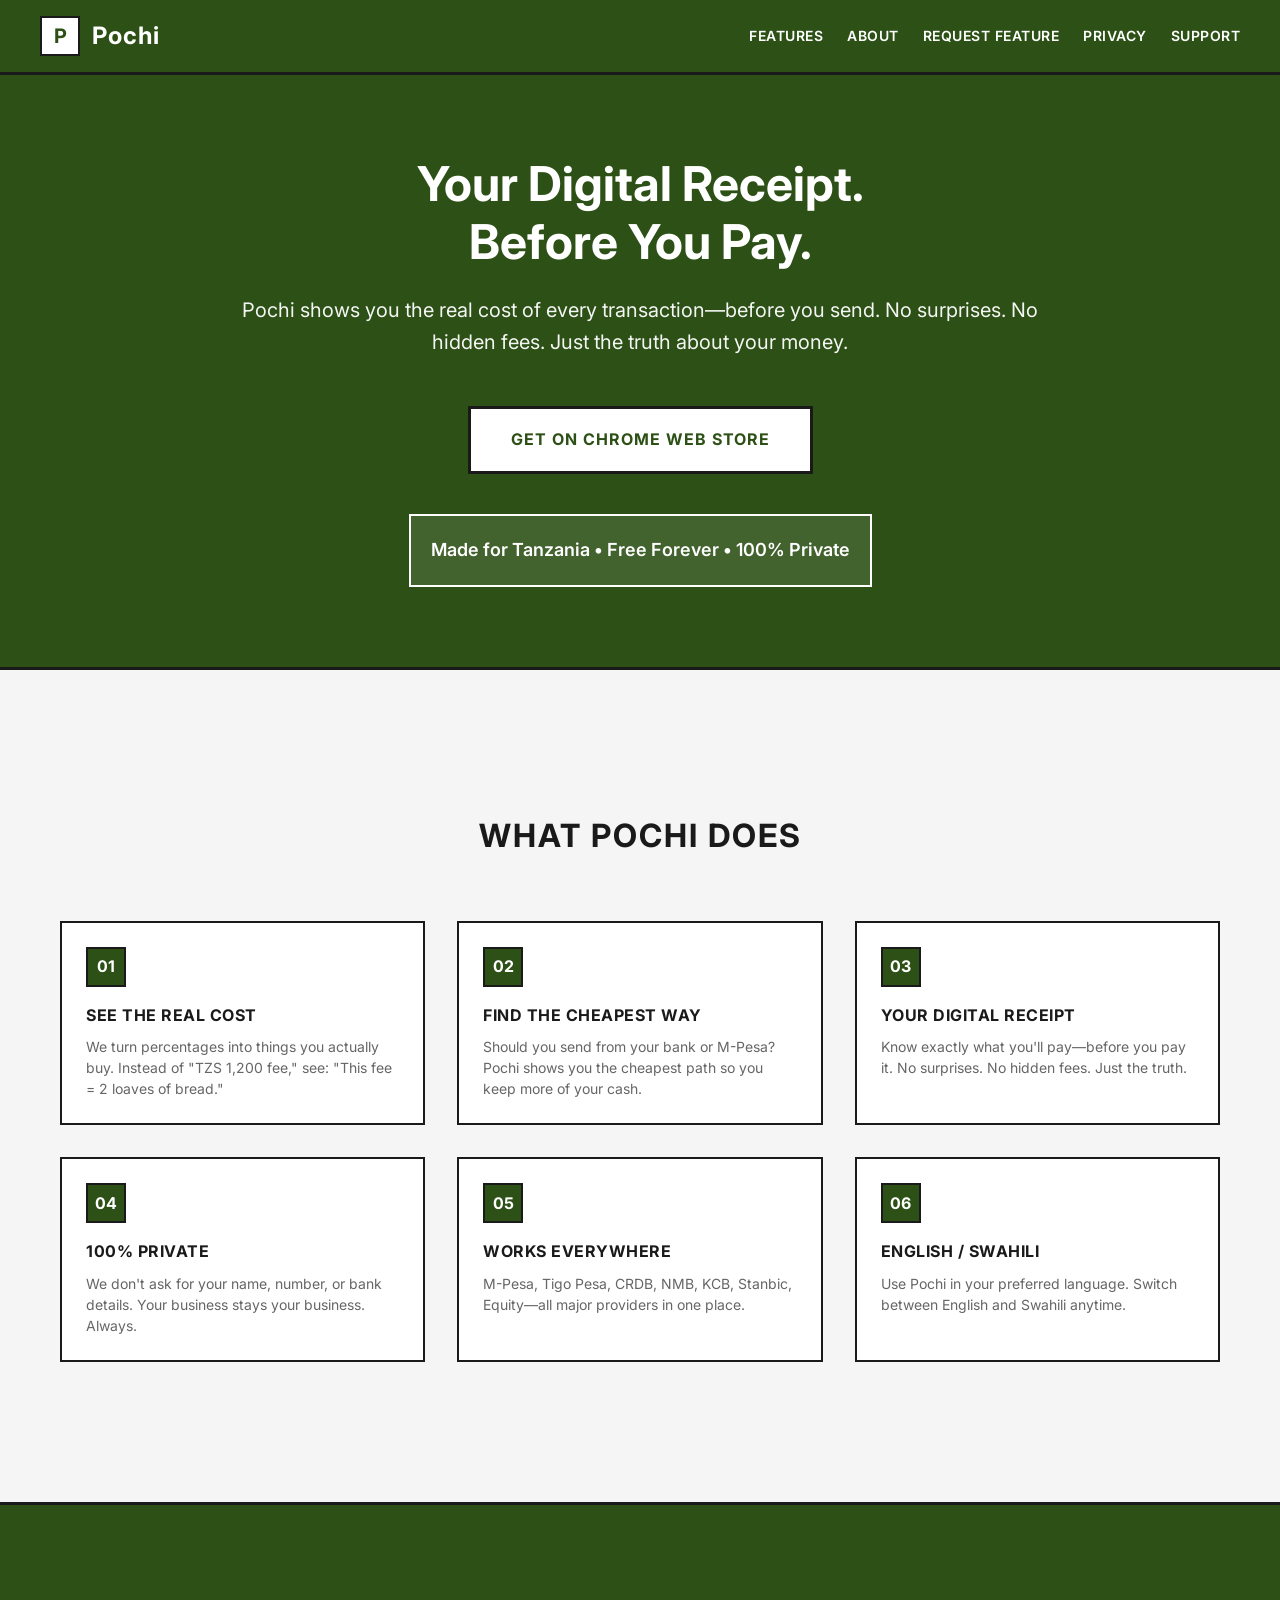
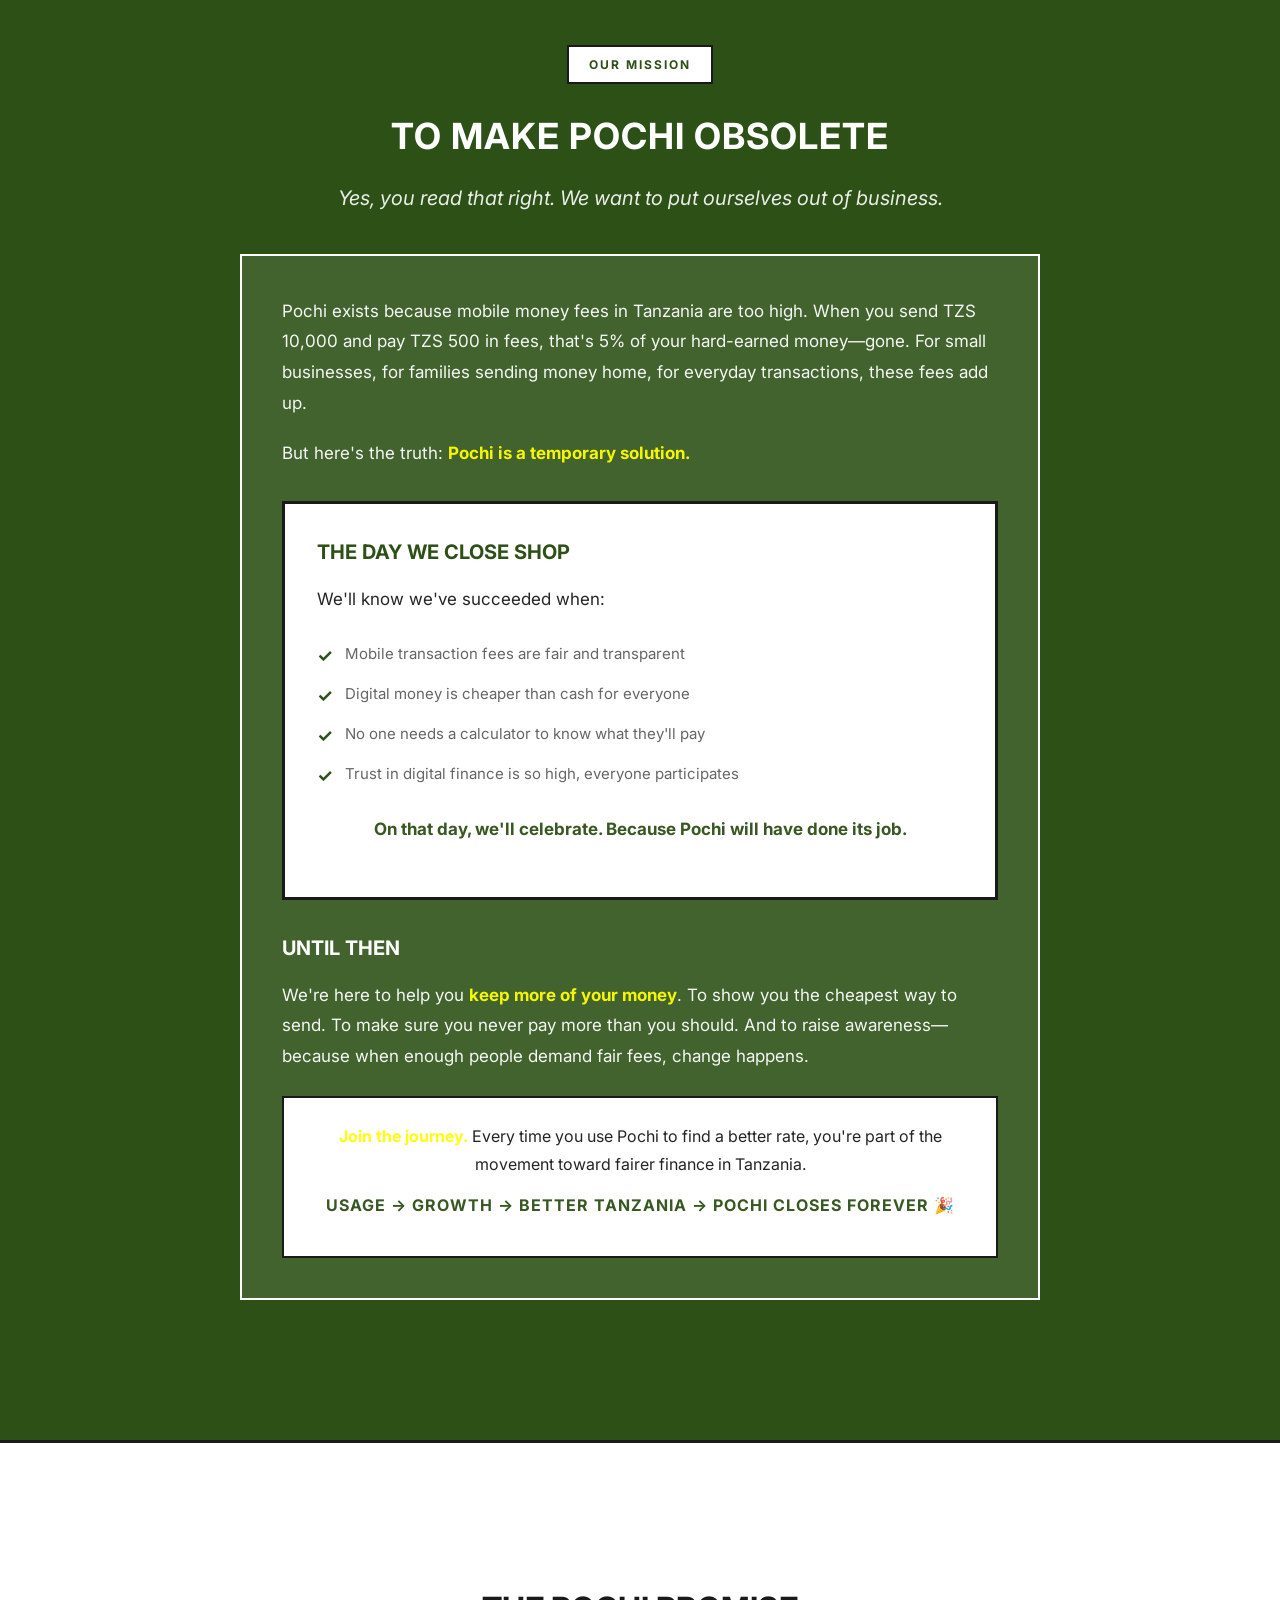
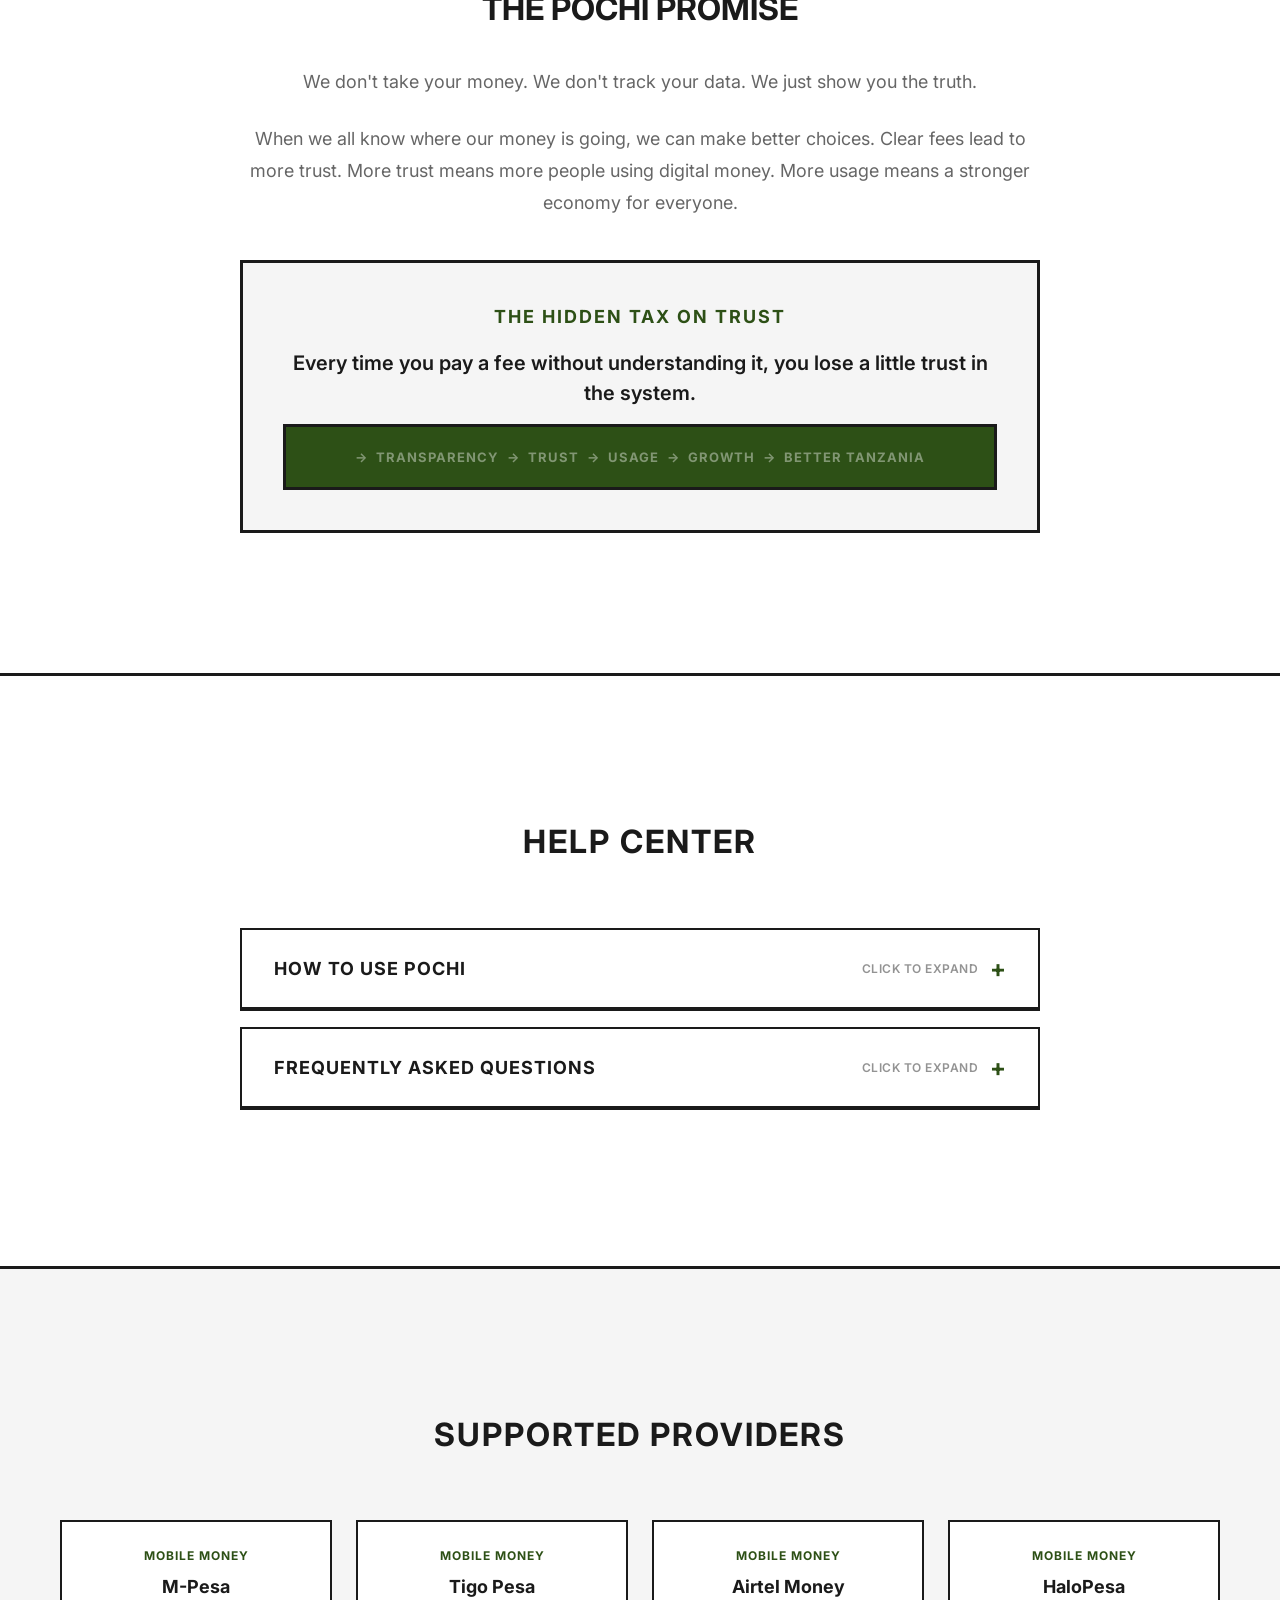
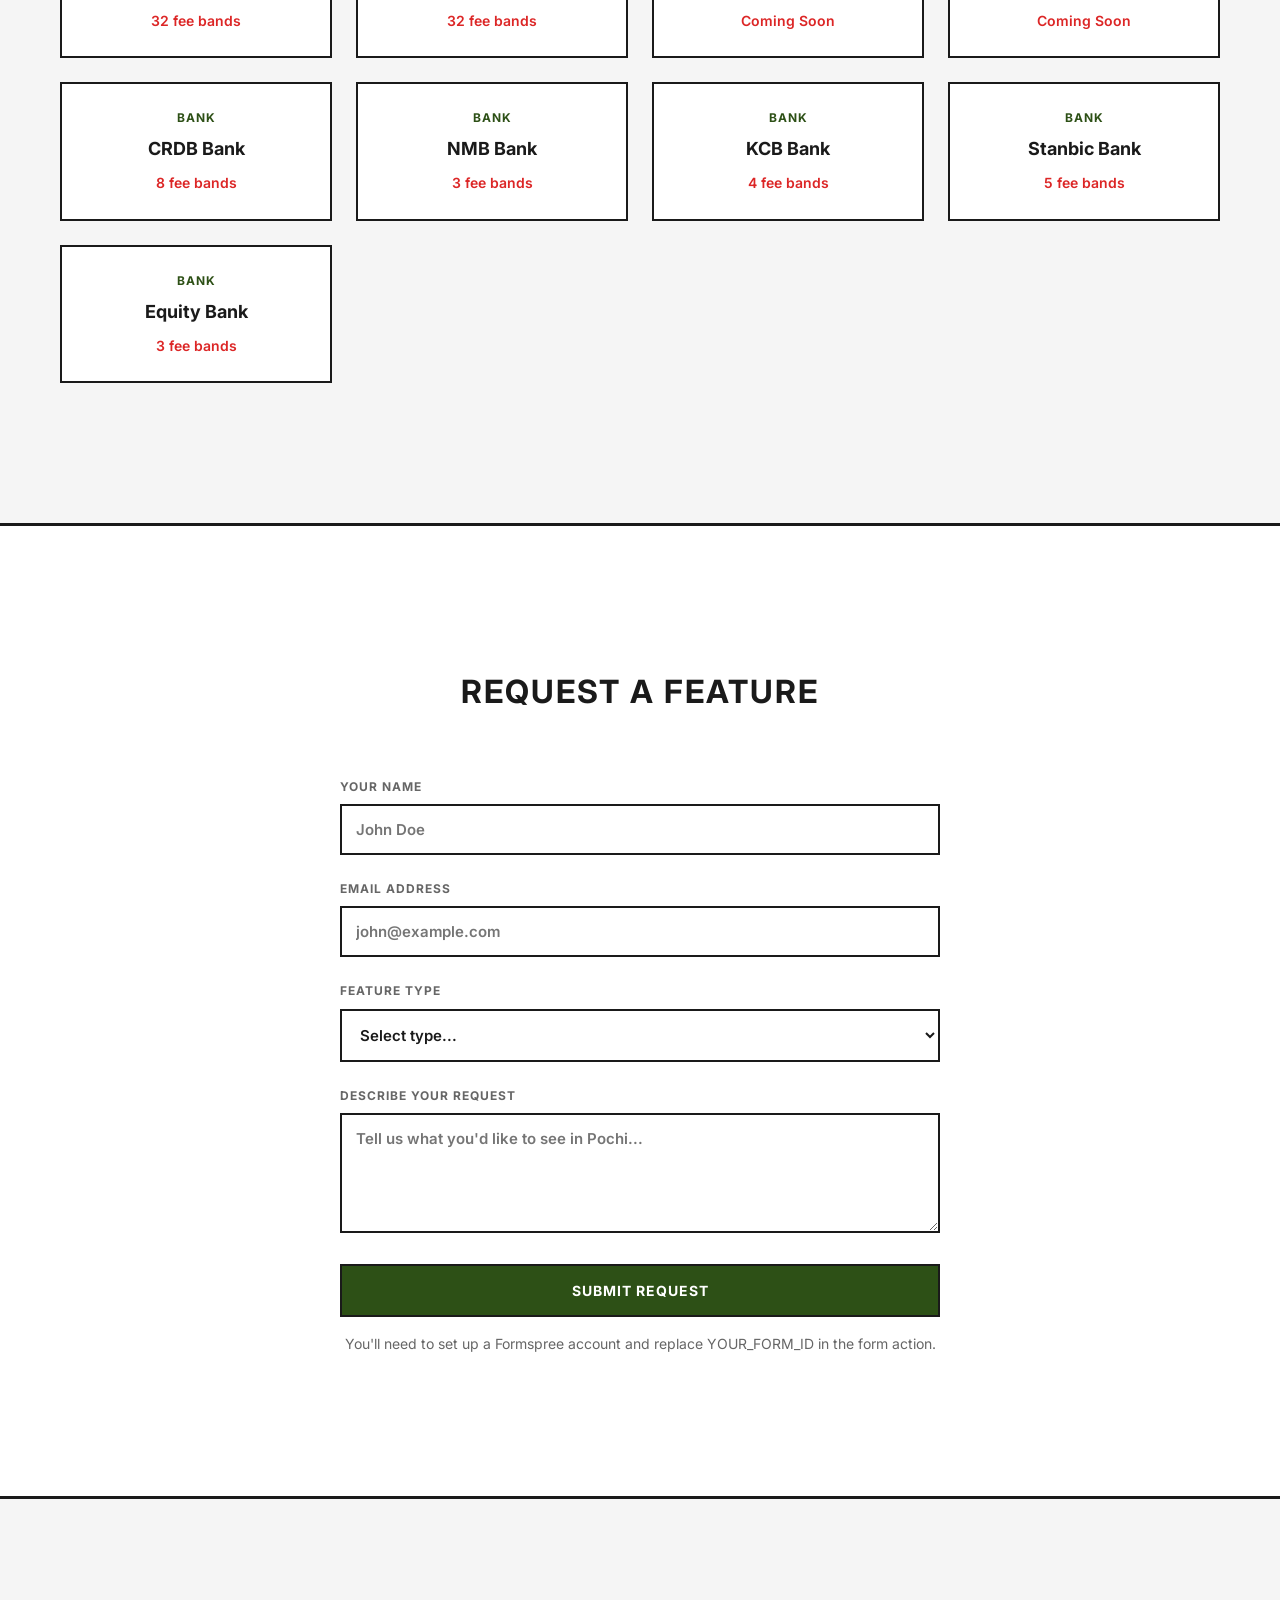
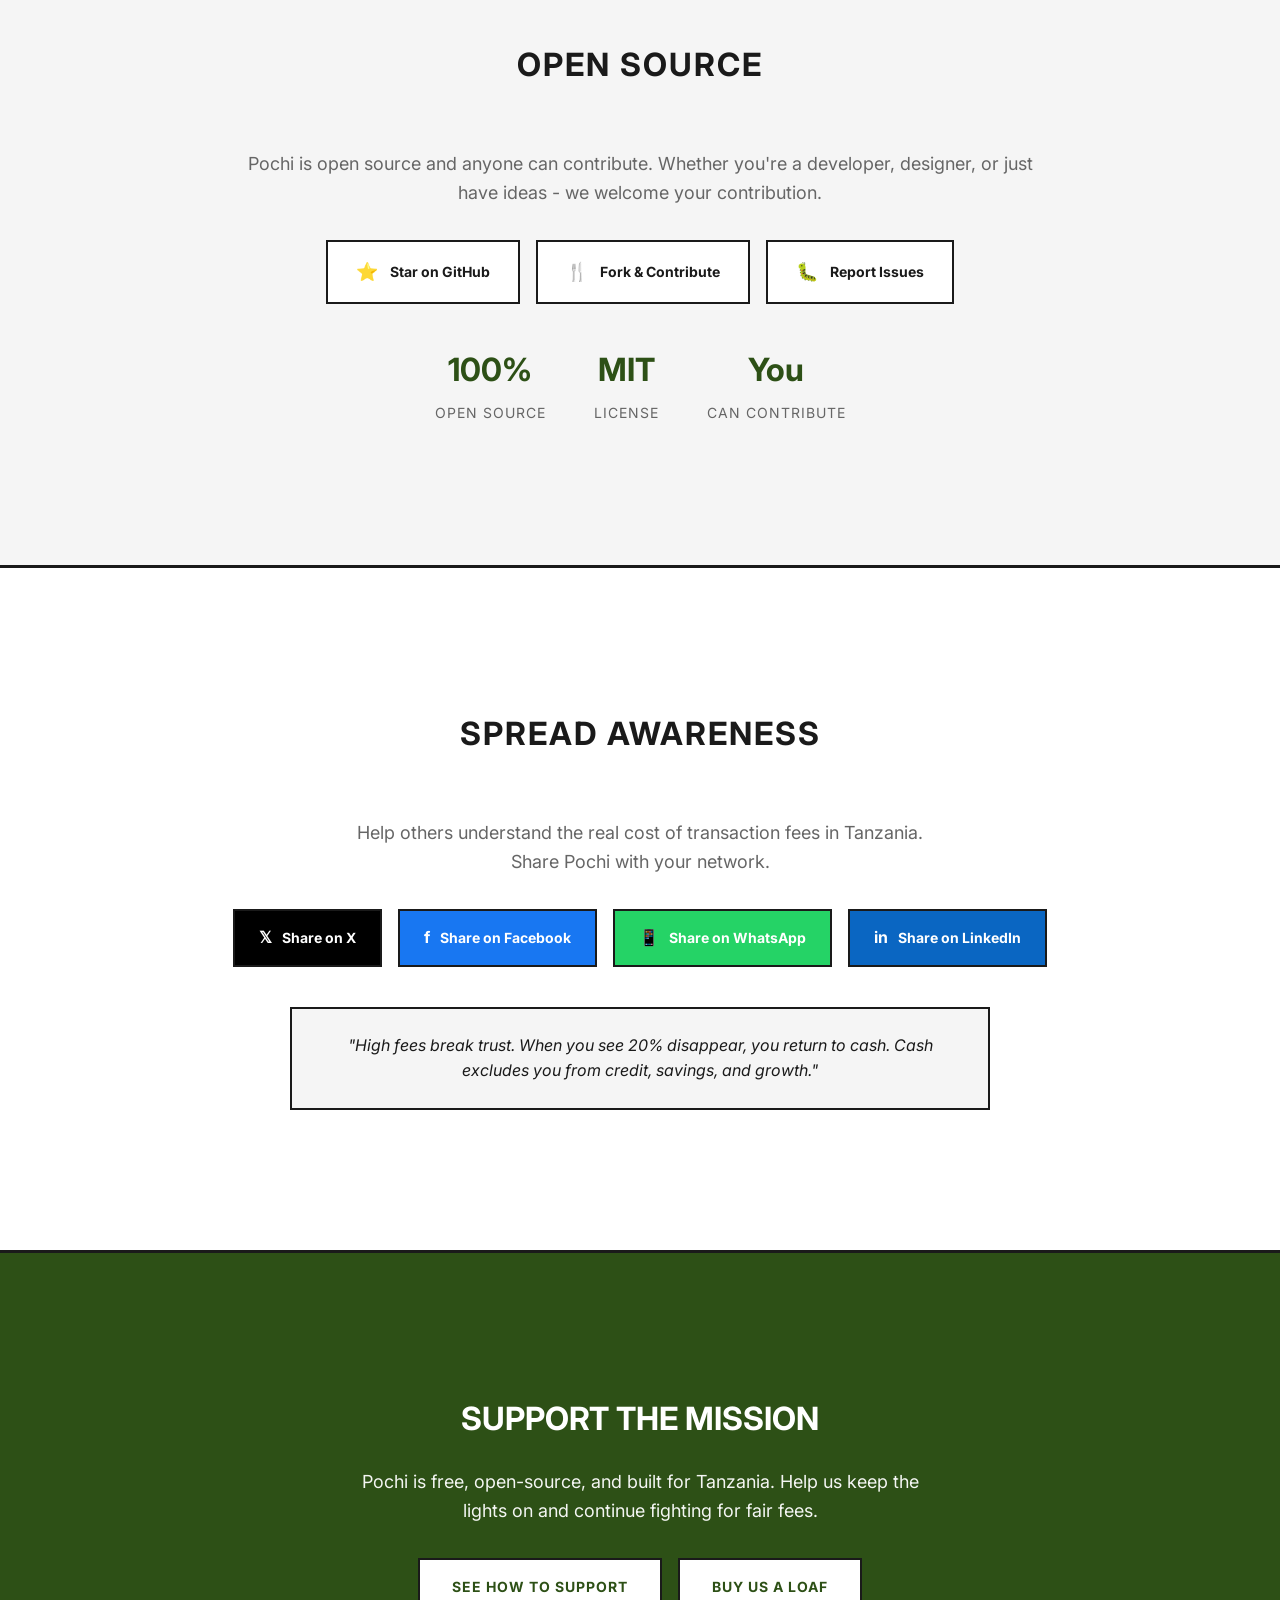
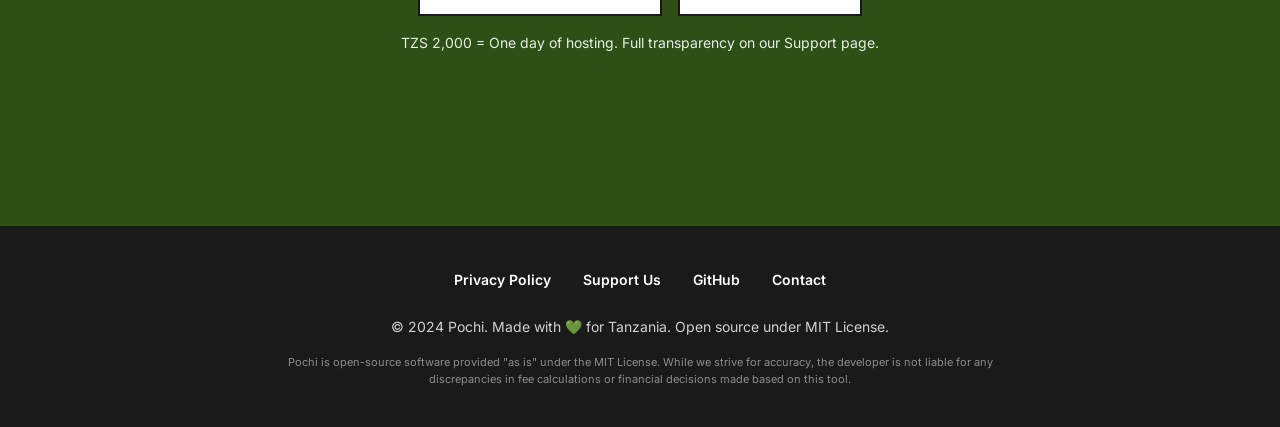
<file: website/index.html>
<!DOCTYPE html>
<html lang="en">
<head>
  <meta charset="UTF-8">
  <meta name="viewport" content="width=device-width, initial-scale=1.0">
  <title>Pochi - Tanzania Mobile Money Fee Calculator</title>
  <link href="https://fonts.googleapis.com/css2?family=Inter:wght@400;500;600;700&display=swap" rel="stylesheet">
  <link rel="stylesheet" href="styles.css">
</head>
<body>
  <!-- Header -->
  <header class="header">
    <div class="header-content">
      <div class="brand">
        <div class="brand-icon">P</div>
        <div class="brand-name">Pochi</div>
      </div>
      <nav class="nav-links">
        <a href="#features">Features</a>
        <a href="#about">About</a>
        <a href="#request">Request Feature</a>
        <a href="privacy.html">Privacy</a>
        <a href="#support">Support</a>
      </nav>
    </div>
  </header>

  <!-- Hero Section -->
  <section class="hero">
    <div class="hero-content">
      <h1>Your Digital Receipt.<br>Before You Pay.</h1>
      <p>Pochi shows you the real cost of every transaction—before you send. No surprises. No hidden fees. Just the truth about your money.</p>
      <div>
        <a href="#" class="cta-button">Get on Chrome Web Store</a>
      </div>
      <div class="hero-tagline">
        Made for Tanzania • Free Forever • 100% Private
      </div>
    </div>
  </section>

  <!-- Features Section -->
  <section class="features" id="features">
    <div class="container">
      <h2 class="section-title">What Pochi Does</h2>
      <div class="features-grid">
        <div class="feature-card">
          <div class="feature-number">01</div>
          <h3>See the Real Cost</h3>
          <p>We turn percentages into things you actually buy. Instead of "TZS 1,200 fee," see: "This fee = 2 loaves of bread."</p>
        </div>
        <div class="feature-card">
          <div class="feature-number">02</div>
          <h3>Find the Cheapest Way</h3>
          <p>Should you send from your bank or M-Pesa? Pochi shows you the cheapest path so you keep more of your cash.</p>
        </div>
        <div class="feature-card">
          <div class="feature-number">03</div>
          <h3>Your Digital Receipt</h3>
          <p>Know exactly what you'll pay—before you pay it. No surprises. No hidden fees. Just the truth.</p>
        </div>
        <div class="feature-card">
          <div class="feature-number">04</div>
          <h3>100% Private</h3>
          <p>We don't ask for your name, number, or bank details. Your business stays your business. Always.</p>
        </div>
        <div class="feature-card">
          <div class="feature-number">05</div>
          <h3>Works Everywhere</h3>
          <p>M-Pesa, Tigo Pesa, CRDB, NMB, KCB, Stanbic, Equity—all major providers in one place.</p>
        </div>
        <div class="feature-card">
          <div class="feature-number">06</div>
          <h3>English / Swahili</h3>
          <p>Use Pochi in your preferred language. Switch between English and Swahili anytime.</p>
        </div>
      </div>
    </div>
  </section>

  <!-- Our Mission Section -->
  <section class="mission" id="mission">
    <div class="container">
      <div class="mission-content">
        <div class="mission-badge">Our Mission</div>
        <h2>To Make Pochi Obsolete</h2>
        <p class="mission-lead">Yes, you read that right. We want to put ourselves out of business.</p>
        
        <div class="mission-story">
          <p>Pochi exists because mobile money fees in Tanzania are too high. When you send TZS 10,000 and pay TZS 500 in fees, that's 5% of your hard-earned money—gone. For small businesses, for families sending money home, for everyday transactions, these fees add up.</p>
          
          <p>But here's the truth: <strong>Pochi is a temporary solution.</strong></p>
          
          <div class="mission-vision">
            <h3>The Day We Close Shop</h3>
            <p>We'll know we've succeeded when:</p>
            <ul>
              <li>Mobile transaction fees are fair and transparent</li>
              <li>Digital money is cheaper than cash for everyone</li>
              <li>No one needs a calculator to know what they'll pay</li>
              <li>Trust in digital finance is so high, everyone participates</li>
            </ul>
            <p class="mission-celebration">On that day, we'll celebrate. Because Pochi will have done its job.</p>
          </div>
          
          <div class="mission-now">
            <h3>Until Then</h3>
            <p>We're here to help you <strong>keep more of your money</strong>. To show you the cheapest way to send. To make sure you never pay more than you should. And to raise awareness—because when enough people demand fair fees, change happens.</p>
            
            <div class="mission-join">
              <p><strong>Join the journey.</strong> Every time you use Pochi to find a better rate, you're part of the movement toward fairer finance in Tanzania.</p>
              <p class="mission-signoff">Usage → Growth → Better Tanzania → Pochi Closes Forever 🎉</p>
            </div>
          </div>
        </div>
      </div>
    </div>
  </section>

  <!-- About Section -->
  <section class="about" id="about">
    <div class="container">
      <div class="about-content">
        <h2>The Pochi Promise</h2>
        <p>We don't take your money. We don't track your data. We just show you the truth.</p>
        <p>When we all know where our money is going, we can make better choices. Clear fees lead to more trust. More trust means more people using digital money. More usage means a stronger economy for everyone.</p>
        
        <div class="trust-tax-box">
          <div class="trust-tax-title">The Hidden Tax on Trust</div>
          <div class="trust-tax-text">Every time you pay a fee without understanding it, you lose a little trust in the system.</div>
          <div class="virtuous-cycle">
            <span class="vc-arrow">→</span>
            <span class="vc-word">Transparency</span>
            <span class="vc-arrow">→</span>
            <span class="vc-word">Trust</span>
            <span class="vc-arrow">→</span>
            <span class="vc-word">Usage</span>
            <span class="vc-arrow">→</span>
            <span class="vc-word">Growth</span>
            <span class="vc-arrow">→</span>
            <span class="vc-word">Better Tanzania</span>
          </div>
        </div>
      </div>
    </div>
  </section>

  <!-- How to Use & FAQ Section -->
  <section class="how-to-use" id="how-to-use">
    <div class="container">
      <h2 class="section-title">Help Center</h2>
      
      <!-- How to Use Accordion -->
      <div class="accordion">
        <button class="accordion-header" aria-expanded="false">
          <span class="accordion-title">How to Use Pochi</span>
          <span class="accordion-icon">+</span>
        </button>
        <div class="accordion-panel">
          <div class="simple-steps">
            <div class="simple-step">
              <span class="simple-number">1</span>
              <p><strong>Install</strong> — <a href="#" class="simple-link">Add Pochi to Chrome from the Web Store</a> (30 seconds)</p>
            </div>
            <div class="simple-step">
              <span class="simple-number">2</span>
              <p><strong>Click</strong> — Tap the green "P" icon when you want to send money</p>
            </div>
            <div class="simple-step">
              <span class="simple-number">3</span>
              <p><strong>Pick Provider</strong> — Choose M-Pesa, Tigo Pesa, or your bank</p>
            </div>
            <div class="simple-step">
              <span class="simple-number">4</span>
              <p><strong>Select Type</strong> — Send, Pay Bill, or Withdraw</p>
            </div>
            <div class="simple-step">
              <span class="simple-number">5</span>
              <p><strong>Enter Amount</strong> — Type or use quick buttons (5K, 10K, 50K, 100K)</p>
            </div>
            <div class="simple-step highlight">
              <span class="simple-number">6</span>
              <p><strong>See the Fee</strong> — View cost in red, compare cheaper options, and decide wisely</p>
            </div>
          </div>
          
          <div class="simple-tips">
            <h4>Quick Tips</h4>
            <p>• Compare bank vs mobile to find the cheapest option</p>
            <p>• Click EN/SW to switch languages</p>
            <p>• Enable dark mode in settings for night use</p>
            <p>• Set auto-delete for privacy (24h, 7d, or 30d)</p>
          </div>
        </div>
      </div>

      <!-- FAQ Accordion -->
      <div class="accordion">
        <button class="accordion-header" aria-expanded="false">
          <span class="accordion-title">Frequently Asked Questions</span>
          <span class="accordion-icon">+</span>
        </button>
        <div class="accordion-panel">
          <div class="faq-list">
            <div class="faq-item">
              <h4>Is Pochi free to use?</h4>
              <p>Yes, Pochi is 100% free. We don't charge anything, we don't show ads, and we don't ask for payments. It's a community project for Tanzania.</p>
            </div>
            
            <div class="faq-item">
              <h4>Is my data safe with Pochi?</h4>
              <p>Absolutely. Pochi is 100% private. All calculations happen on your device. We don't collect your name, phone number, or any personal information. Your calculation history is stored only on your computer.</p>
            </div>
            
            <div class="faq-item">
              <h4>Do I need to create an account?</h4>
              <p>No. Pochi works immediately after installation. No login, no registration, no phone number required. Just install and start calculating.</p>
            </div>
            
            <div class="faq-item">
              <h4>How accurate are the fees?</h4>
              <p>We update our fee data regularly from official provider sources. However, fees can change, so always double-check with your provider before sending large amounts.</p>
            </div>
            
            <div class="faq-item">
              <h4>Can I use Pochi on my phone?</h4>
              <p>Pochi is a browser extension for Chrome on desktop. For mobile, we recommend bookmarking our website (pochi.tz) to quickly check fees on your phone's browser.</p>
            </div>
            
            <div class="faq-item">
              <h4>Which providers are supported?</h4>
              <p>Currently: M-Pesa, Tigo Pesa, CRDB Bank, NMB Bank, KCB Bank, Stanbic Bank, and Equity Bank. We're adding Airtel Money and HaloPesa soon.</p>
            </div>
            
            <div class="faq-item">
              <h4>Can I suggest a new feature?</h4>
              <p>Yes! Scroll down to the "Request a Feature" section and fill out the form. We read every suggestion and prioritize based on community needs.</p>
            </div>
            
            <div class="faq-item">
              <h4>Is Pochi open source?</h4>
              <p>Yes! Pochi is open source under the MIT License. Anyone can view the code, suggest improvements, or contribute. Visit our GitHub repository to learn more.</p>
            </div>
          </div>
        </div>
      </div>
    </div>
  </section>

  <!-- Providers Section -->
  <section class="providers">
    <div class="container">
      <h2 class="section-title">Supported Providers</h2>
      <div class="providers-grid">
        <div class="provider-card">
          <div class="provider-type">Mobile Money</div>
          <div class="provider-name">M-Pesa</div>
          <div class="provider-fee">32 fee bands</div>
        </div>
        <div class="provider-card">
          <div class="provider-type">Mobile Money</div>
          <div class="provider-name">Tigo Pesa</div>
          <div class="provider-fee">32 fee bands</div>
        </div>
        <div class="provider-card">
          <div class="provider-type">Mobile Money</div>
          <div class="provider-name">Airtel Money</div>
          <div class="provider-fee">Coming Soon</div>
        </div>
        <div class="provider-card">
          <div class="provider-type">Mobile Money</div>
          <div class="provider-name">HaloPesa</div>
          <div class="provider-fee">Coming Soon</div>
        </div>
        <div class="provider-card">
          <div class="provider-type">Bank</div>
          <div class="provider-name">CRDB Bank</div>
          <div class="provider-fee">8 fee bands</div>
        </div>
        <div class="provider-card">
          <div class="provider-type">Bank</div>
          <div class="provider-name">NMB Bank</div>
          <div class="provider-fee">3 fee bands</div>
        </div>
        <div class="provider-card">
          <div class="provider-type">Bank</div>
          <div class="provider-name">KCB Bank</div>
          <div class="provider-fee">4 fee bands</div>
        </div>
        <div class="provider-card">
          <div class="provider-type">Bank</div>
          <div class="provider-name">Stanbic Bank</div>
          <div class="provider-fee">5 fee bands</div>
        </div>
        <div class="provider-card">
          <div class="provider-type">Bank</div>
          <div class="provider-name">Equity Bank</div>
          <div class="provider-fee">3 fee bands</div>
        </div>
      </div>
    </div>
  </section>

  <!-- Feature Request Section -->
  <section class="feature-request" id="request">
    <div class="container">
      <h2 class="section-title">Request a Feature</h2>
      <div class="form-container">
        <form action="https://formspree.io/f/YOUR_FORM_ID" method="POST">
          <div class="form-group">
            <label for="name">Your Name</label>
            <input type="text" id="name" name="name" required placeholder="John Doe">
          </div>
          <div class="form-group">
            <label for="email">Email Address</label>
            <input type="email" id="email" name="email" required placeholder="john@example.com">
          </div>
          <div class="form-group">
            <label for="feature-type">Feature Type</label>
            <select id="feature-type" name="feature-type" required>
              <option value="">Select type...</option>
              <option value="new-provider">New Provider/Bank</option>
              <option value="new-feature">New Feature</option>
              <option value="bug-report">Bug Report</option>
              <option value="other">Other</option>
            </select>
          </div>
          <div class="form-group">
            <label for="message">Describe your request</label>
            <textarea id="message" name="message" required placeholder="Tell us what you'd like to see in Pochi..."></textarea>
          </div>
          <button type="submit" class="submit-btn">Submit Request</button>
        </form>
        <p style="text-align: center; margin-top: 16px; color: var(--gray-dark); font-size: 14px;">
          You'll need to set up a Formspree account and replace YOUR_FORM_ID in the form action.
        </p>
      </div>
    </div>
  </section>

  <!-- Open Source Section -->
  <section class="open-source">
    <div class="container">
      <h2 class="section-title">Open Source</h2>
      <div class="opensource-content">
        <p>Pochi is open source and anyone can contribute. Whether you're a developer, designer, or just have ideas - we welcome your contribution.</p>
        <div class="opensource-buttons">
          <a href="https://github.com/Baberre11/Pochi" class="opensource-btn" target="_blank">
            <span class="btn-icon">⭐</span>
            <span>Star on GitHub</span>
          </a>
          <a href="https://github.com/Baberre11/Pochi/fork" class="opensource-btn" target="_blank">
            <span class="btn-icon">🍴</span>
            <span>Fork & Contribute</span>
          </a>
          <a href="https://github.com/Baberre11/Pochi/issues" class="opensource-btn" target="_blank">
            <span class="btn-icon">🐛</span>
            <span>Report Issues</span>
          </a>
        </div>
        <div class="code-stats">
          <div class="stat">
            <span class="stat-number">100%</span>
            <span class="stat-label">Open Source</span>
          </div>
          <div class="stat">
            <span class="stat-number">MIT</span>
            <span class="stat-label">License</span>
          </div>
          <div class="stat">
            <span class="stat-number">You</span>
            <span class="stat-label">Can Contribute</span>
          </div>
        </div>
      </div>
    </div>
  </section>

  <!-- Share Section -->
  <section class="share-section">
    <div class="container">
      <h2 class="section-title">Spread Awareness</h2>
      <p class="share-subtitle">Help others understand the real cost of transaction fees in Tanzania. Share Pochi with your network.</p>
      <div class="share-buttons">
        <a href="https://twitter.com/intent/tweet?text=Know%20your%20fees!%20Pochi%20calculates%20M-Pesa%20and%20bank%20fees%20in%20real-time.%20Check%20it%20out:%20https://pochi.tz" class="share-btn twitter" target="_blank">
          <span class="share-icon">𝕏</span>
          <span>Share on X</span>
        </a>
        <a href="https://www.facebook.com/sharer/sharer.php?u=https://pochi.tz" class="share-btn facebook" target="_blank">
          <span class="share-icon">f</span>
          <span>Share on Facebook</span>
        </a>
        <a href="https://wa.me/?text=Check%20out%20Pochi%20-%20a%20free%20tool%20to%20calculate%20M-Pesa%20and%20bank%20fees%20in%20Tanzania:%20https://pochi.tz" class="share-btn whatsapp" target="_blank">
          <span class="share-icon">📱</span>
          <span>Share on WhatsApp</span>
        </a>
        <a href="https://www.linkedin.com/sharing/share-offsite/?url=https://pochi.tz" class="share-btn linkedin" target="_blank">
          <span class="share-icon">in</span>
          <span>Share on LinkedIn</span>
        </a>
      </div>
      <div class="share-message">
        <p>"High fees break trust. When you see 20% disappear, you return to cash. Cash excludes you from credit, savings, and growth."</p>
      </div>
    </div>
  </section>

  <!-- Support Teaser Section -->
  <section class="support" id="support">
    <div class="container">
      <h2>Support the Mission</h2>
      <p>Pochi is free, open-source, and built for Tanzania. Help us keep the lights on and continue fighting for fair fees.</p>
      <div class="support-buttons">
        <a href="support.html" class="support-btn">See How to Support</a>
        <a href="https://www.buymeacoffee.com/pochi" class="support-btn secondary" target="_blank">Buy Us a Loaf</a>
      </div>
      <p style="margin-top: 16px; font-size: 14px; opacity: 0.9;">TZS 2,000 = One day of hosting. Full transparency on our Support page.</p>
    </div>
  </section>

  <!-- Footer -->
  <footer class="footer">
    <div class="footer-links">
      <a href="privacy.html">Privacy Policy</a>
      <a href="support.html">Support Us</a>
      <a href="https://github.com/Baberre11/Pochi">GitHub</a>
      <a href="#request">Contact</a>
    </div>
    <div class="footer-copyright">
      © 2024 Pochi. Made with 💚 for Tanzania. Open source under MIT License.
    </div>
    <div class="footer-legal">
      Pochi is open-source software provided "as is" under the MIT License. While we strive for accuracy, the developer is not liable for any discrepancies in fee calculations or financial decisions made based on this tool.
    </div>
  </footer>

  <script src="main.js"></script>
</body>
</html>
</file>
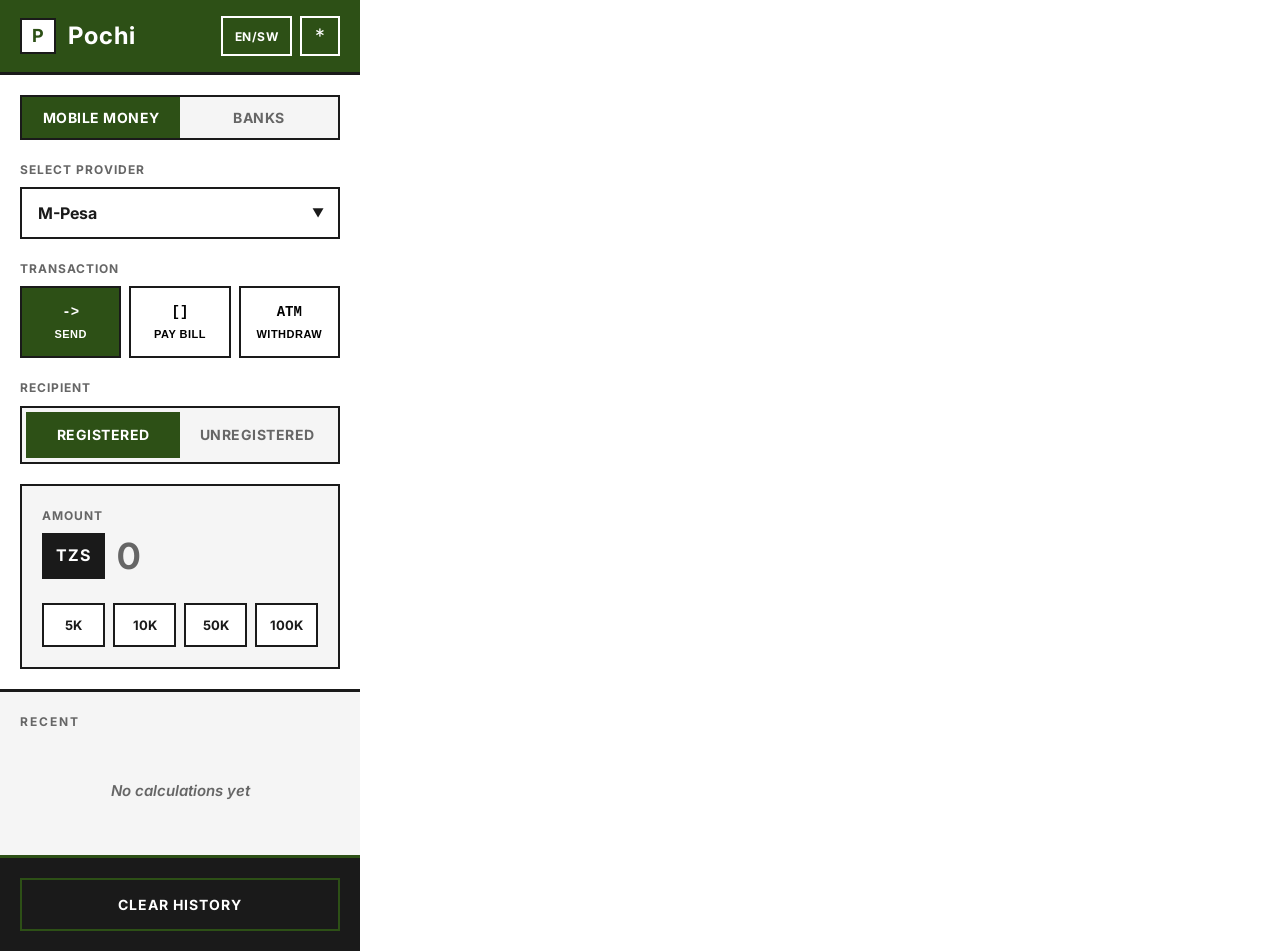
<file: extension/popup.html>
<!DOCTYPE html>
<html lang="en">
<head>
  <meta charset="UTF-8">
  <meta name="viewport" content="width=device-width, initial-scale=1.0">
  <title>Pochi - Fee Calculator</title>
  <link href="https://fonts.googleapis.com/css2?family=Inter:wght@400;500;600;700&display=swap" rel="stylesheet">
  <link rel="stylesheet" href="styles.css">
</head>
<body>
  <div class="app">
    <!-- Header with Actions -->
    <header class="app-header">
      <div class="brand">
        <span class="brand-icon">P</span>
        <h1 class="brand-name">Pochi</h1>
      </div>
      <div class="header-actions">
        <button id="btn-lang" class="lang-btn" title="Switch Language">EN/SW</button>
        <button id="btn-settings" class="icon-btn" title="Settings">*</button>
      </div>
    </header>

    <!-- Main Content -->
    <main class="app-body">
      <!-- Provider Tabs -->
      <div class="segmented-control">
        <button class="segment active" data-type="mobile">Mobile Money</button>
        <button class="segment" data-type="bank">Banks</button>
      </div>

      <!-- Provider Select -->
      <div class="field-group">
        <label class="field-label">Select Provider</label>
        <div class="custom-select">
          <select id="provider" class="select-native">
            <!-- Populated dynamically -->
          </select>
          <span class="select-arrow">▼</span>
        </div>
      </div>

      <!-- Transaction Type -->
      <div class="field-group">
        <label class="field-label">Transaction</label>
        <div class="txn-types">
          <button class="txn-btn active" data-mode="send">
            <span class="txn-icon">-></span>
            <span class="txn-text">Send</span>
          </button>
          <button class="txn-btn" data-mode="paybill">
            <span class="txn-icon">[]</span>
            <span class="txn-text">Pay Bill</span>
          </button>
          <button class="txn-btn" data-mode="withdraw">
            <span class="txn-icon">ATM</span>
            <span class="txn-text">Withdraw</span>
          </button>
        </div>
      </div>

      <!-- Recipient Type (only for Send) -->
      <div id="recipient-group" class="field-group">
        <label class="field-label">Recipient</label>
        <div class="toggle-pill">
          <input type="radio" name="recipient" id="rec-reg" value="reg" checked>
          <label for="rec-reg" class="pill-label">Registered</label>
          <input type="radio" name="recipient" id="rec-unreg" value="unreg">
          <label for="rec-unreg" class="pill-label">Unregistered</label>
        </div>
      </div>

      <!-- Amount Input -->
      <div class="field-group amount-group">
        <label class="field-label">Amount</label>
        <div class="amount-input-wrap">
          <span class="currency">TZS</span>
          <input 
            type="text" 
            id="amount" 
            class="amount-field" 
            placeholder="0" 
            autocomplete="off"
          >
        </div>
        <div class="quick-amounts">
          <button class="quick-btn" data-amount="5000">5K</button>
          <button class="quick-btn" data-amount="10000">10K</button>
          <button class="quick-btn" data-amount="50000">50K</button>
          <button class="quick-btn" data-amount="100000">100K</button>
        </div>
      </div>

      <!-- Results Card -->
      <div id="results-card" class="results-card hidden">
        <div class="result-main">
          <span class="result-fee-label">Fee</span>
          <span id="fee-amount" class="result-fee-value">TZS 0</span>
        </div>
        <div class="result-details">
          <div class="result-row">
            <span>You Send</span>
            <span id="send-amount">TZS 0</span>
          </div>
          <div class="result-row total">
            <span>Total Cost</span>
            <span id="total-amount">TZS 0</span>
          </div>
          <div class="result-row percentage">
            <span>Effective Rate</span>
            <span id="percentage">0%</span>
          </div>
        </div>
        
        <!-- Daily Impact Card -->
        <div id="impact-card" class="impact-card hidden">
          <div class="impact-header">DAILY IMPACT</div>
          <div class="impact-content">
            <span class="impact-icon" id="impact-icon">[x]</span>
            <p class="impact-text" id="impact-text">This fee could have bought 1kg Maize Flour</p>
          </div>
        </div>
        
        <!-- Trust Tax Message -->
        <div class="trust-tax-box">
          <p class="trust-tax-title">THE HIDDEN TAX ON TRUST</p>
          <p class="trust-tax-text">High fees break trust. When you see <strong id="leakage-percentage">0%</strong> disappear, you return to cash. Cash excludes you from credit, savings, and growth.</p>
          <p class="virtuous-cycle">The Virtuous Cycle: Transparency → Demand → Lower Fees → Inclusion → Growth</p>
        </div>
      </div>
    </main>

    <!-- History Section -->
    <section class="history-section">
      <h3 class="section-title">Recent</h3>
      <div id="history-list" class="history-list">
        <p class="empty-state">No calculations yet</p>
      </div>
    </section>

    <!-- Footer -->
    <footer class="app-footer">
      <button id="btn-clear-footer" class="clear-btn">Clear History</button>
    </footer>
  </div>

  <!-- Settings Modal -->
  <div id="settings-modal" class="modal hidden">
    <div class="modal-overlay"></div>
    <div class="modal-content">
      <div class="modal-header">
        <h2>Settings</h2>
        <button class="modal-close">X</button>
      </div>
      <div class="modal-body">
        <!-- Features Section -->
        <div class="setting-section">
          <h3 class="setting-section-title" data-i18n="features">Features</h3>
          
          <div class="setting-item">
            <label class="setting-label" data-i18n="autoDeleteHistory">Auto-Delete History</label>
            <select id="auto-delete" class="setting-select">
              <option value="24" data-i18n="autoDelete24h">24 Hours</option>
              <option value="168" data-i18n="autoDelete7d">7 Days</option>
              <option value="720" data-i18n="autoDelete30d">30 Days</option>
              <option value="never" data-i18n="autoDeleteNever">Never Save</option>
            </select>
            <p class="setting-hint" data-i18n="autoDeleteHint">Automatically clear your calculation history</p>
          </div>
        </div>
        
        <!-- Awareness Section -->
        <div class="setting-section">
          <h3 class="setting-section-title" data-i18n="awareness">Awareness</h3>
          
          <div class="setting-item">
            <label class="setting-label" data-i18n="impactUnit">Impact Unit</label>
            <select id="impact-unit" class="setting-select">
              <option value="all" data-i18n="impactAll">All Categories</option>
              <option value="food" data-i18n="impactFood">Food</option>
              <option value="transport" data-i18n="impactTransport">Transport</option>
              <option value="data" data-i18n="impactData">Data & Internet</option>
            </select>
            <p class="setting-hint" data-i18n="impactHint">Choose which daily life benchmarks to show</p>
          </div>
        </div>
        
        <!-- Advanced Section -->
        <div class="setting-section">
          <h3 class="setting-section-title" data-i18n="advanced">Advanced</h3>
          
          <div class="setting-item">
            <label class="setting-toggle">
              <span class="setting-label" data-i18n="showTaxBreakdown">Show Tax Breakdown</span>
              <input type="checkbox" id="tax-breakdown" class="toggle-checkbox">
              <span class="toggle-slider"></span>
            </label>
            <p class="setting-hint" data-i18n="taxBreakdownHint">Display VAT (18%) and Excise Duty components</p>
          </div>
        </div>
        
        <!-- General Settings -->
        <div class="setting-section">
          <h3 class="setting-section-title" data-i18n="general">General</h3>
          
          <div class="setting-item">
            <label class="setting-label" data-i18n="theme">Theme</label>
            <div class="theme-toggle">
              <button class="theme-btn active" data-theme="light" data-i18n="light">Light</button>
              <button class="theme-btn" data-theme="dark" data-i18n="dark">Dark</button>
            </div>
          </div>
          
          <div class="setting-item">
            <button id="clear-history" class="text-btn" data-i18n="clearHistory">Clear History Now</button>
          </div>
        </div>
        
        <!-- Support Development -->
        <div class="setting-section">
          <h3 class="setting-section-title" data-i18n="supportPochi">Support Pochi</h3>
          <p class="setting-hint" style="margin-bottom: 12px;" data-i18n="supportText">Your support helps us add better features for everyone</p>
          <button id="btn-donate" class="donate-btn" data-i18n="donate">☕ Buy Us Coffee</button>
        </div>
        
        <!-- Privacy Notice -->
        <div class="privacy-notice">
          <h4 class="privacy-title" data-i18n="privacyTitle">🔒 Your Privacy Matters</h4>
          <ul class="privacy-list">
            <li data-i18n="privacyLocal">All calculations happen on your device</li>
            <li data-i18n="privacyNoServer">No data is sent to any server</li>
            <li data-i18n="privacyLocalStorage">History is stored locally in your browser only</li>
            <li data-i18n="privacyNoTracking">We don't track or collect any personal information</li>
          </ul>
        </div>
      </div>
    </div>
  </div>

  <script src="translations.js"></script>
  <script src="livingStandards.js"></script>
  <script src="popup.js"></script>
</body>
</html>
</file>
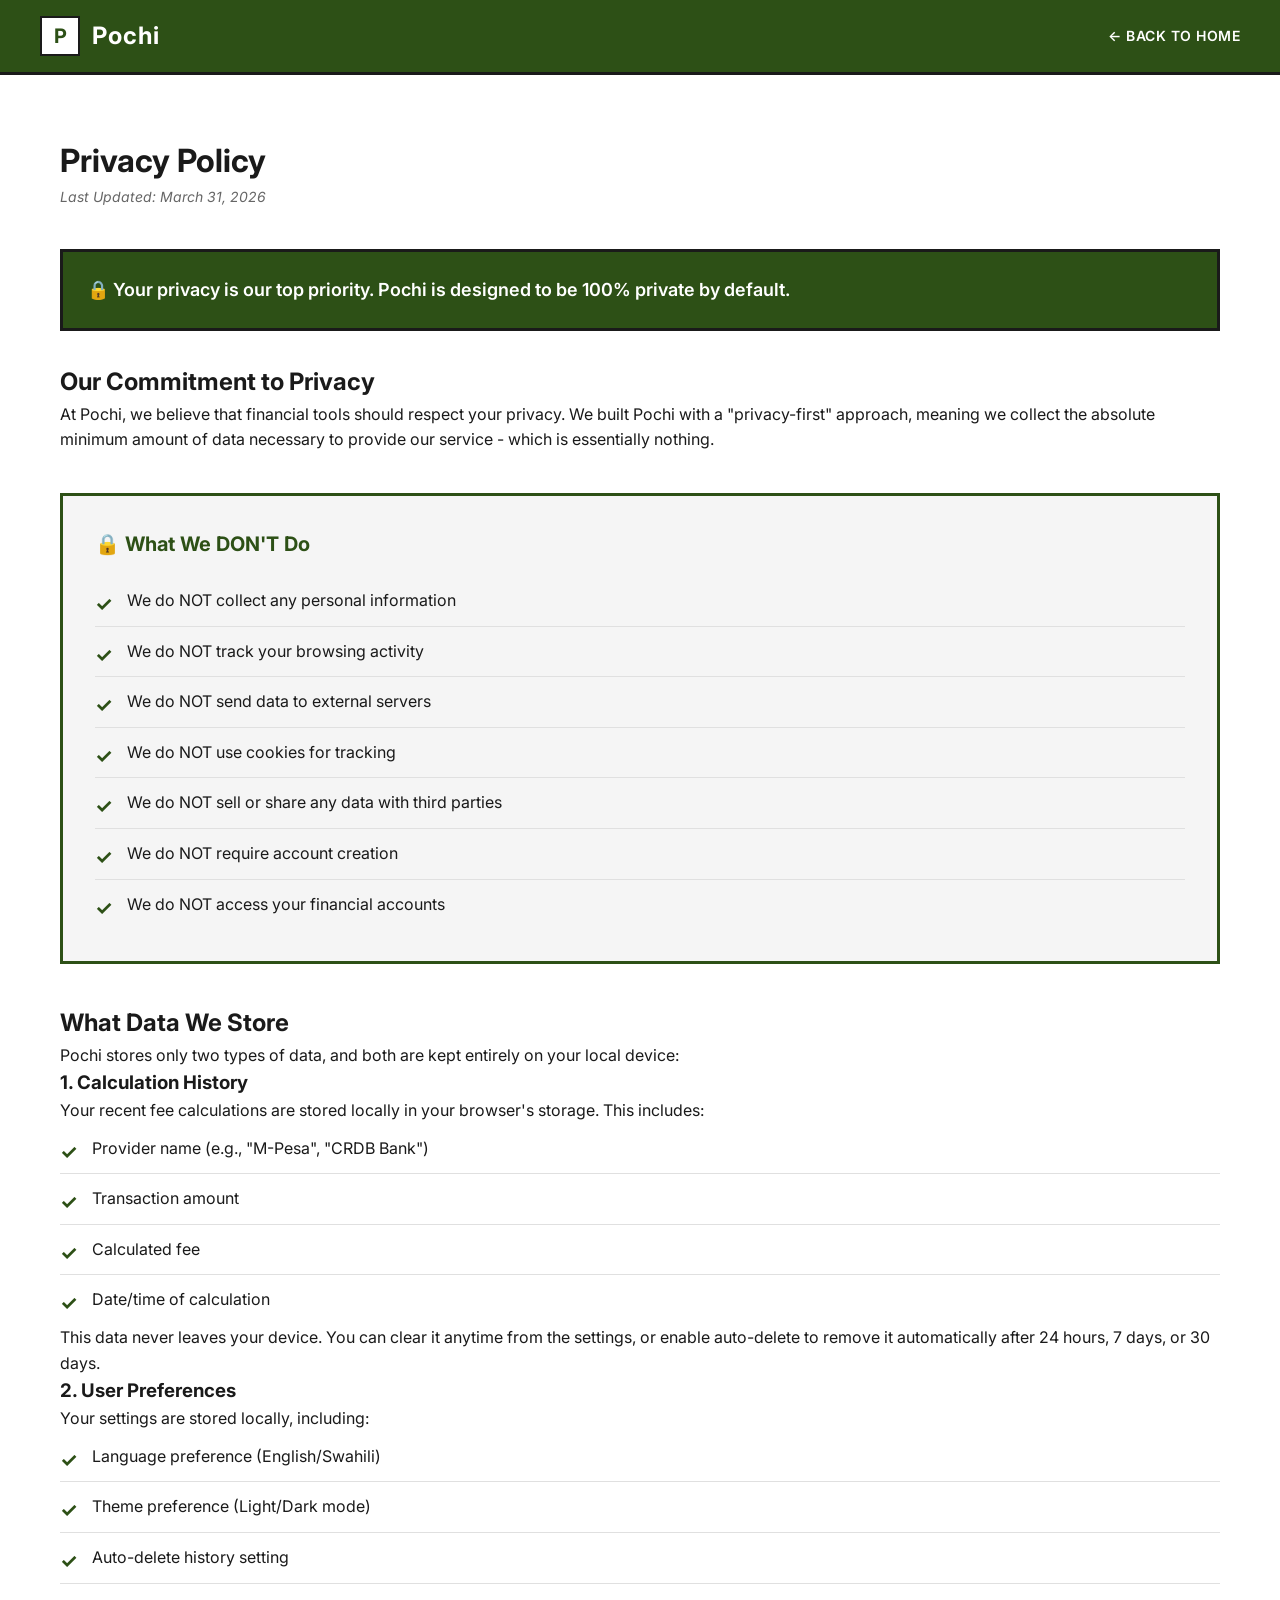
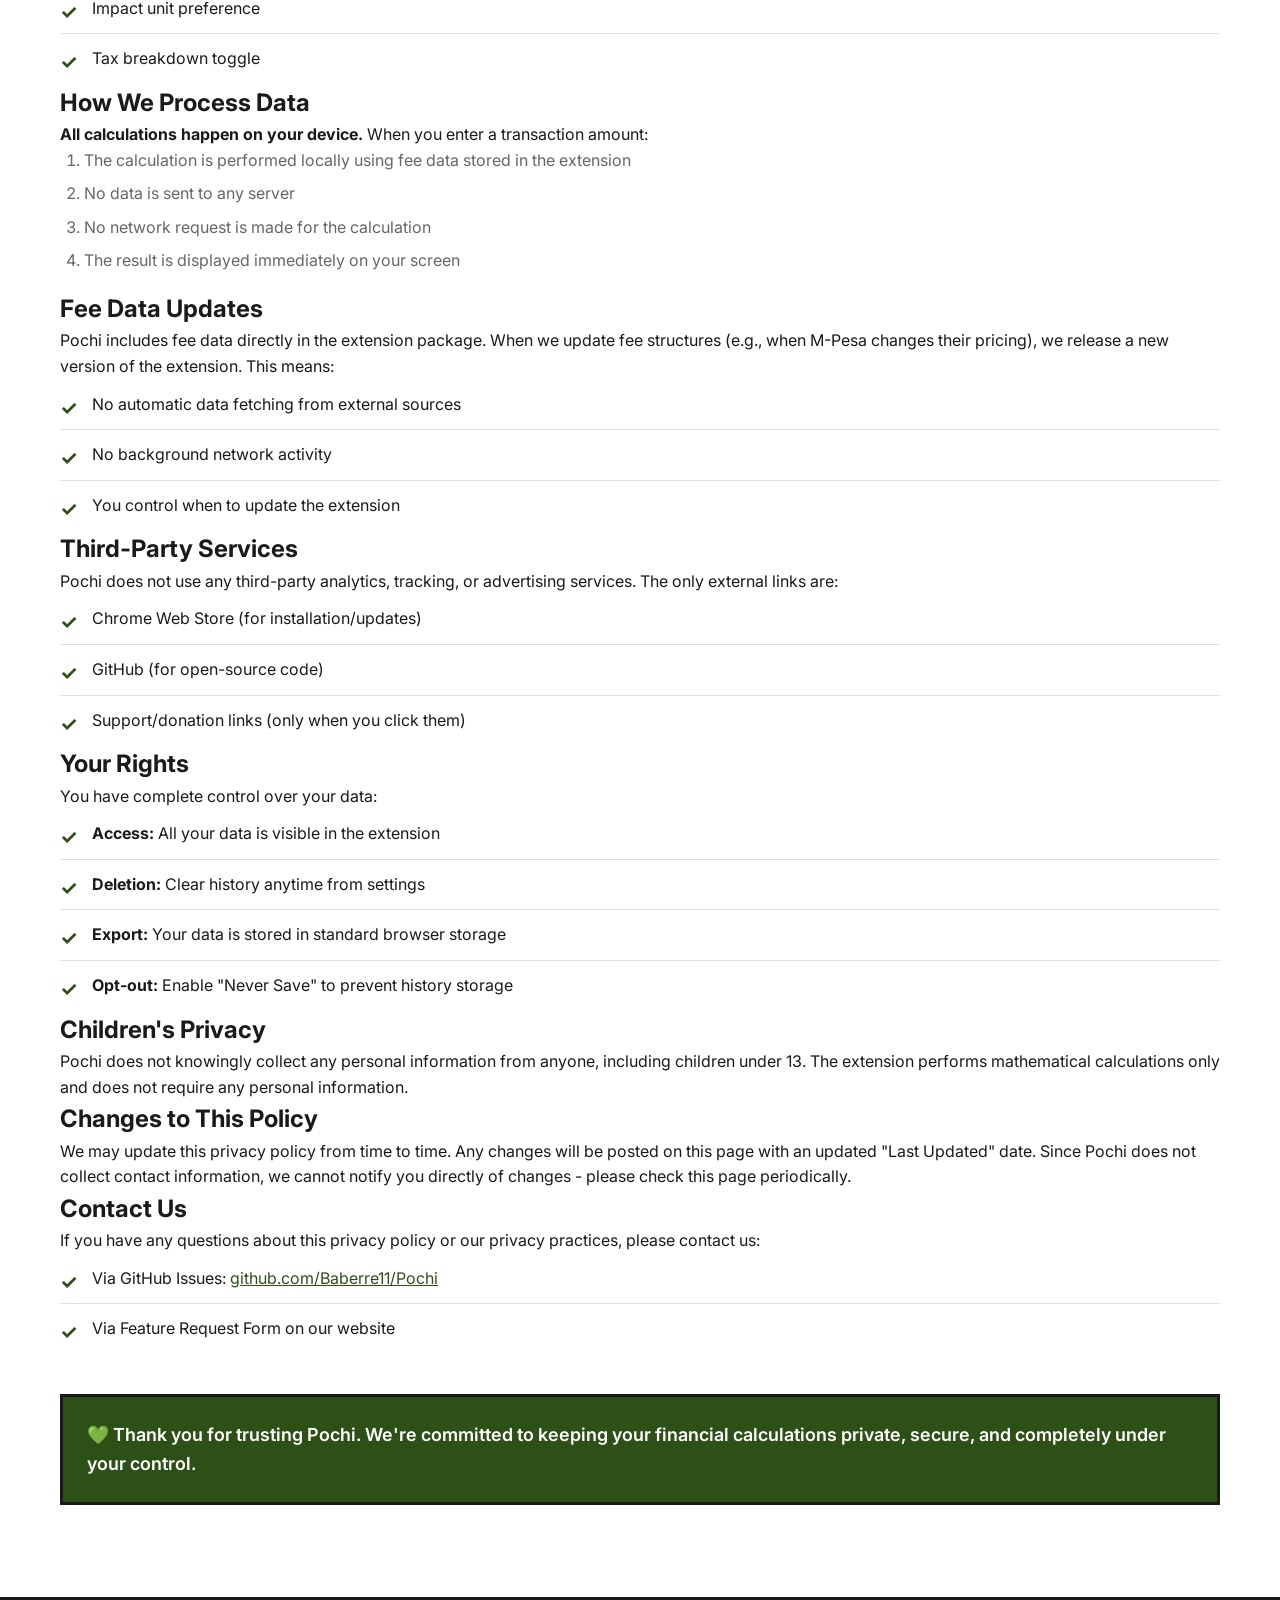
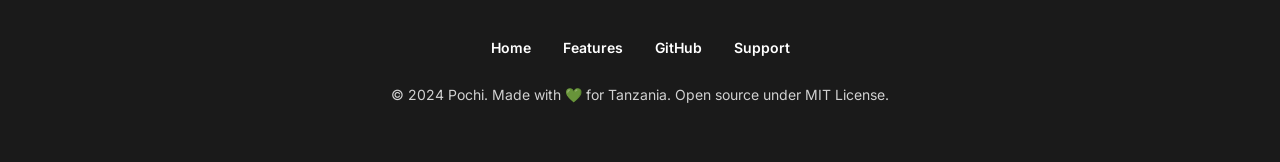
<file: website/privacy.html>
<!DOCTYPE html>
<html lang="en">
<head>
  <meta charset="UTF-8">
  <meta name="viewport" content="width=device-width, initial-scale=1.0">
  <title>Privacy Policy - Pochi</title>
  <link href="https://fonts.googleapis.com/css2?family=Inter:wght@400;500;600;700&display=swap" rel="stylesheet">
  <link rel="stylesheet" href="styles.css">
</head>
<body>
  <!-- Header -->
  <header class="header">
    <div class="header-content">
      <a href="index.html" class="brand">
        <div class="brand-icon">P</div>
        <div class="brand-name">Pochi</div>
      </a>
      <a href="index.html" class="back-link">← Back to Home</a>
    </div>
  </header>

  <!-- Main Content -->
  <main class="container">
    <h1>Privacy Policy</h1>
    <p class="last-updated">Last Updated: March 31, 2026</p>

    <div class="highlight-box">
      <p>🔒 Your privacy is our top priority. Pochi is designed to be 100% private by default.</p>
    </div>

    <h2>Our Commitment to Privacy</h2>
    <p>At Pochi, we believe that financial tools should respect your privacy. We built Pochi with a "privacy-first" approach, meaning we collect the absolute minimum amount of data necessary to provide our service - which is essentially nothing.</p>

    <div class="privacy-box">
      <h3>🔒 What We DON'T Do</h3>
      <ul class="privacy-list">
        <li>We do NOT collect any personal information</li>
        <li>We do NOT track your browsing activity</li>
        <li>We do NOT send data to external servers</li>
        <li>We do NOT use cookies for tracking</li>
        <li>We do NOT sell or share any data with third parties</li>
        <li>We do NOT require account creation</li>
        <li>We do NOT access your financial accounts</li>
      </ul>
    </div>

    <h2>What Data We Store</h2>
    <p>Pochi stores only two types of data, and both are kept entirely on your local device:</p>

    <h3>1. Calculation History</h3>
    <p>Your recent fee calculations are stored locally in your browser's storage. This includes:</p>
    <ul class="privacy-list">
      <li>Provider name (e.g., "M-Pesa", "CRDB Bank")</li>
      <li>Transaction amount</li>
      <li>Calculated fee</li>
      <li>Date/time of calculation</li>
    </ul>
    <p>This data never leaves your device. You can clear it anytime from the settings, or enable auto-delete to remove it automatically after 24 hours, 7 days, or 30 days.</p>

    <h3>2. User Preferences</h3>
    <p>Your settings are stored locally, including:</p>
    <ul class="privacy-list">
      <li>Language preference (English/Swahili)</li>
      <li>Theme preference (Light/Dark mode)</li>
      <li>Auto-delete history setting</li>
      <li>Impact unit preference</li>
      <li>Tax breakdown toggle</li>
    </ul>

    <h2>How We Process Data</h2>
    <p><strong>All calculations happen on your device.</strong> When you enter a transaction amount:</p>
    <ol style="margin-left: 24px; margin-bottom: 16px; color: var(--gray-dark);">
      <li style="margin-bottom: 8px;">The calculation is performed locally using fee data stored in the extension</li>
      <li style="margin-bottom: 8px;">No data is sent to any server</li>
      <li style="margin-bottom: 8px;">No network request is made for the calculation</li>
      <li>The result is displayed immediately on your screen</li>
    </ol>

    <h2>Fee Data Updates</h2>
    <p>Pochi includes fee data directly in the extension package. When we update fee structures (e.g., when M-Pesa changes their pricing), we release a new version of the extension. This means:</p>
    <ul class="privacy-list">
      <li>No automatic data fetching from external sources</li>
      <li>No background network activity</li>
      <li>You control when to update the extension</li>
    </ul>

    <h2>Third-Party Services</h2>
    <p>Pochi does not use any third-party analytics, tracking, or advertising services. The only external links are:</p>
    <ul class="privacy-list">
      <li>Chrome Web Store (for installation/updates)</li>
      <li>GitHub (for open-source code)</li>
      <li>Support/donation links (only when you click them)</li>
    </ul>

    <h2>Your Rights</h2>
    <p>You have complete control over your data:</p>
    <ul class="privacy-list">
      <li><strong>Access:</strong> All your data is visible in the extension</li>
      <li><strong>Deletion:</strong> Clear history anytime from settings</li>
      <li><strong>Export:</strong> Your data is stored in standard browser storage</li>
      <li><strong>Opt-out:</strong> Enable "Never Save" to prevent history storage</li>
    </ul>

    <h2>Children's Privacy</h2>
    <p>Pochi does not knowingly collect any personal information from anyone, including children under 13. The extension performs mathematical calculations only and does not require any personal information.</p>

    <h2>Changes to This Policy</h2>
    <p>We may update this privacy policy from time to time. Any changes will be posted on this page with an updated "Last Updated" date. Since Pochi does not collect contact information, we cannot notify you directly of changes - please check this page periodically.</p>

    <h2>Contact Us</h2>
    <p>If you have any questions about this privacy policy or our privacy practices, please contact us:</p>
    <ul class="privacy-list">
      <li>Via GitHub Issues: <a href="https://github.com/Baberre11/Pochi/issues" style="color: var(--green);">github.com/Baberre11/Pochi</a></li>
      <li>Via Feature Request Form on our website</li>
    </ul>

    <div class="highlight-box" style="margin-top: 40px;">
      <p>💚 Thank you for trusting Pochi. We're committed to keeping your financial calculations private, secure, and completely under your control.</p>
    </div>
  </main>

  <!-- Footer -->
  <footer class="footer">
    <div class="footer-links">
      <a href="index.html">Home</a>
      <a href="index.html#features">Features</a>
      <a href="https://github.com/Baberre11/Pochi">GitHub</a>
      <a href="index.html#support">Support</a>
    </div>
    <div class="footer-copyright">
      © 2024 Pochi. Made with 💚 for Tanzania. Open source under MIT License.
    </div>
  </footer>
</body>
</html>
</file>
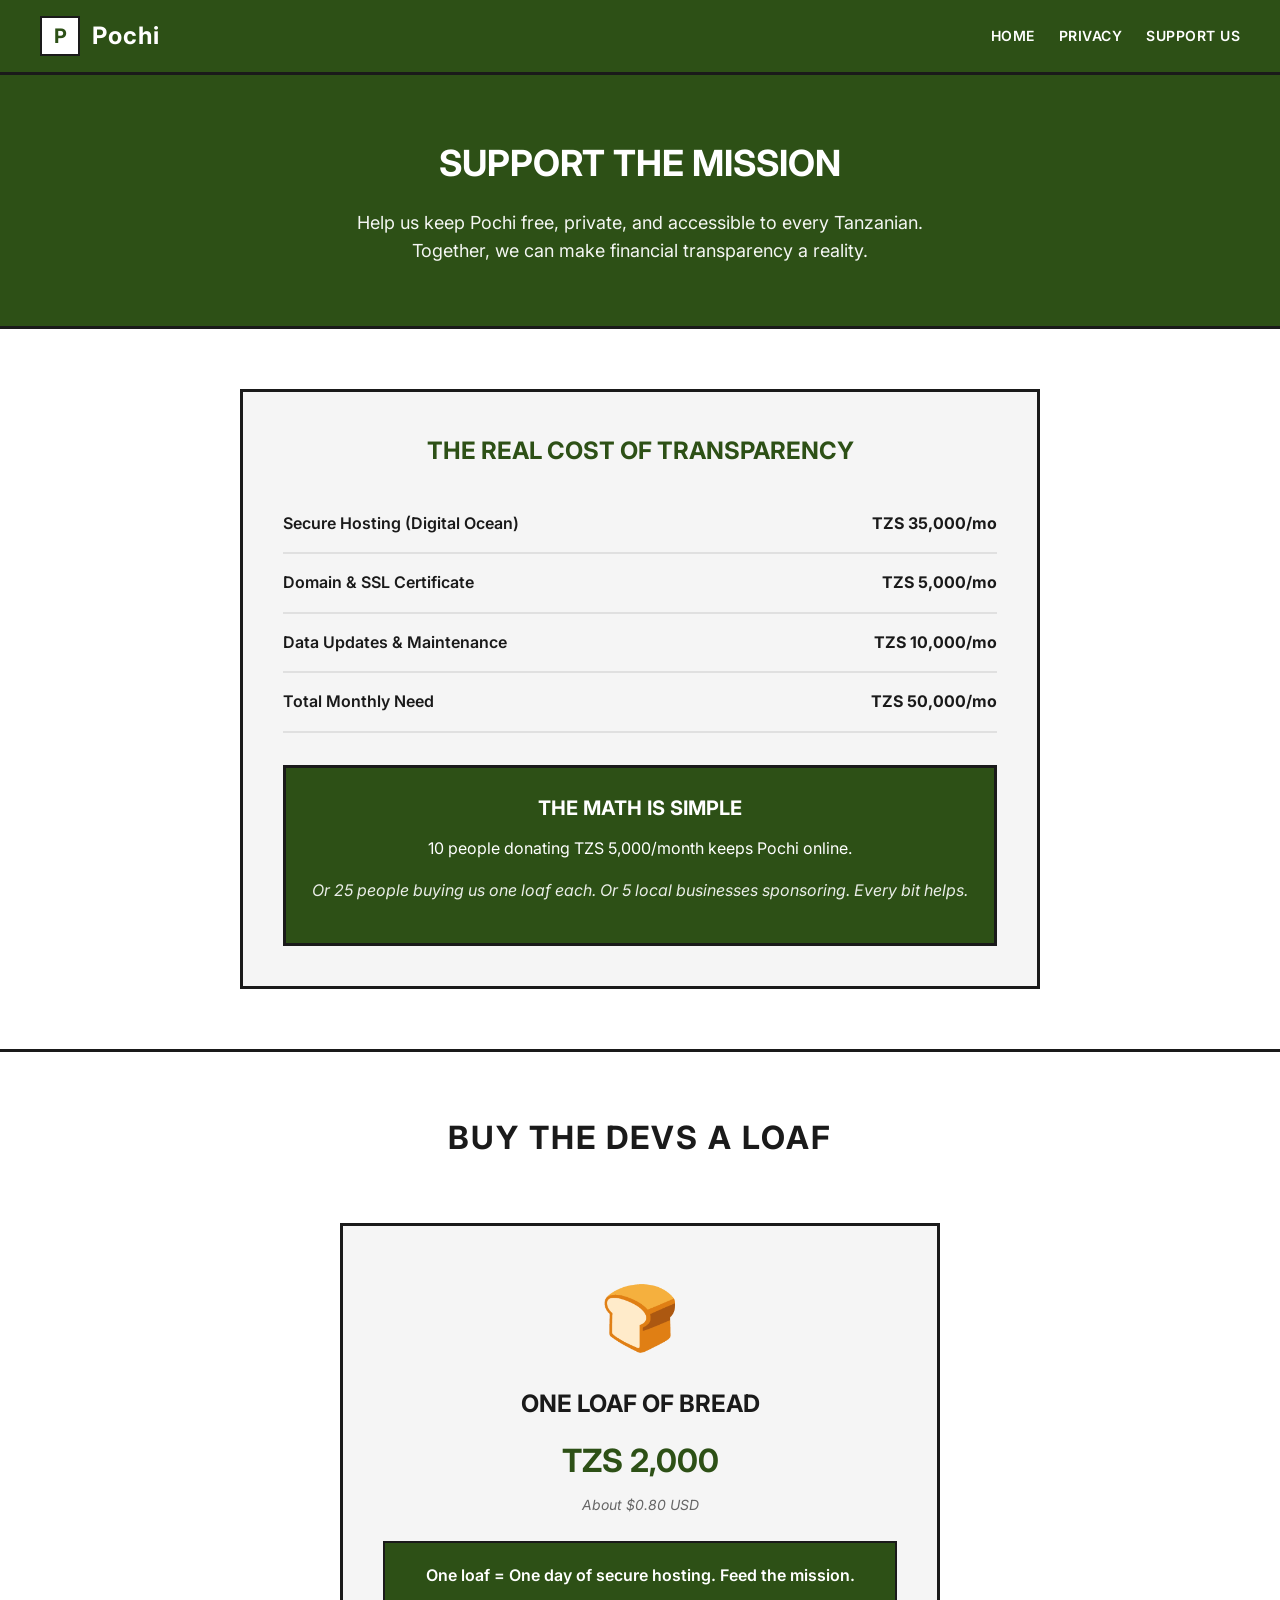
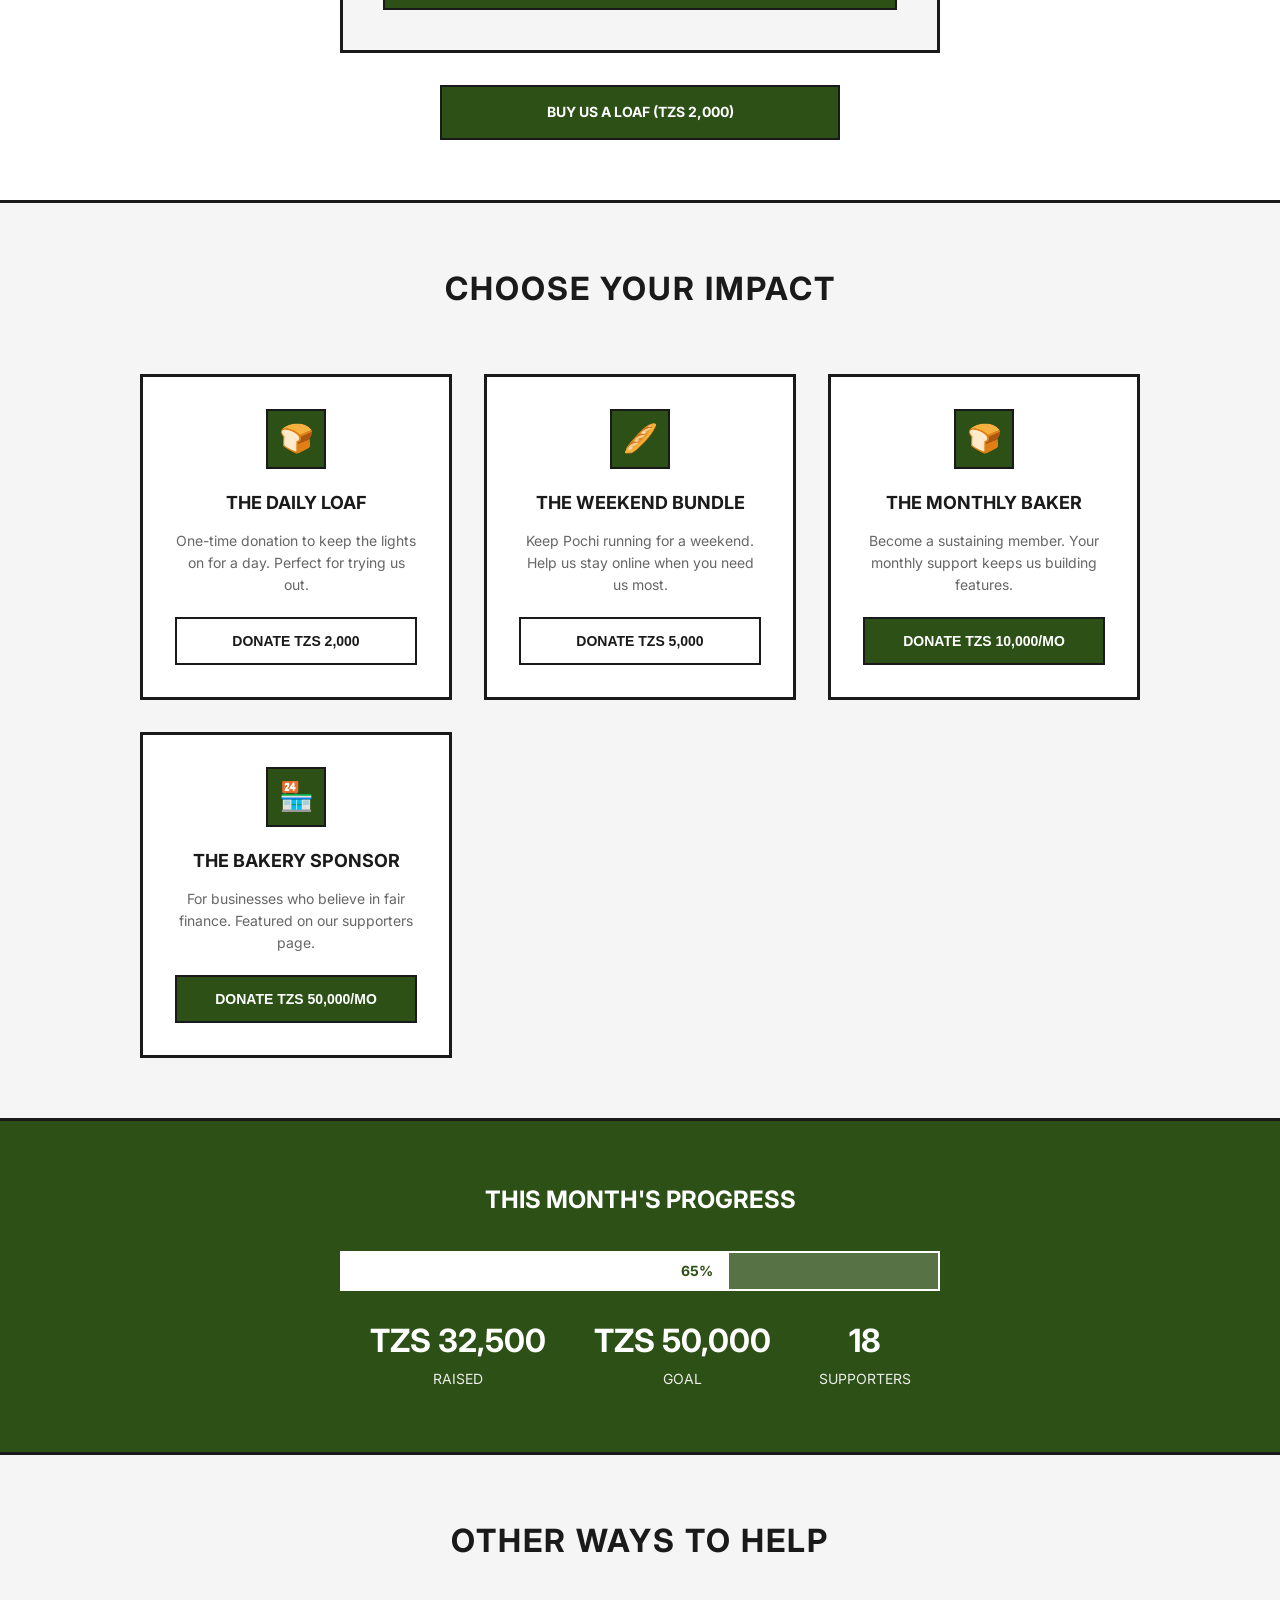
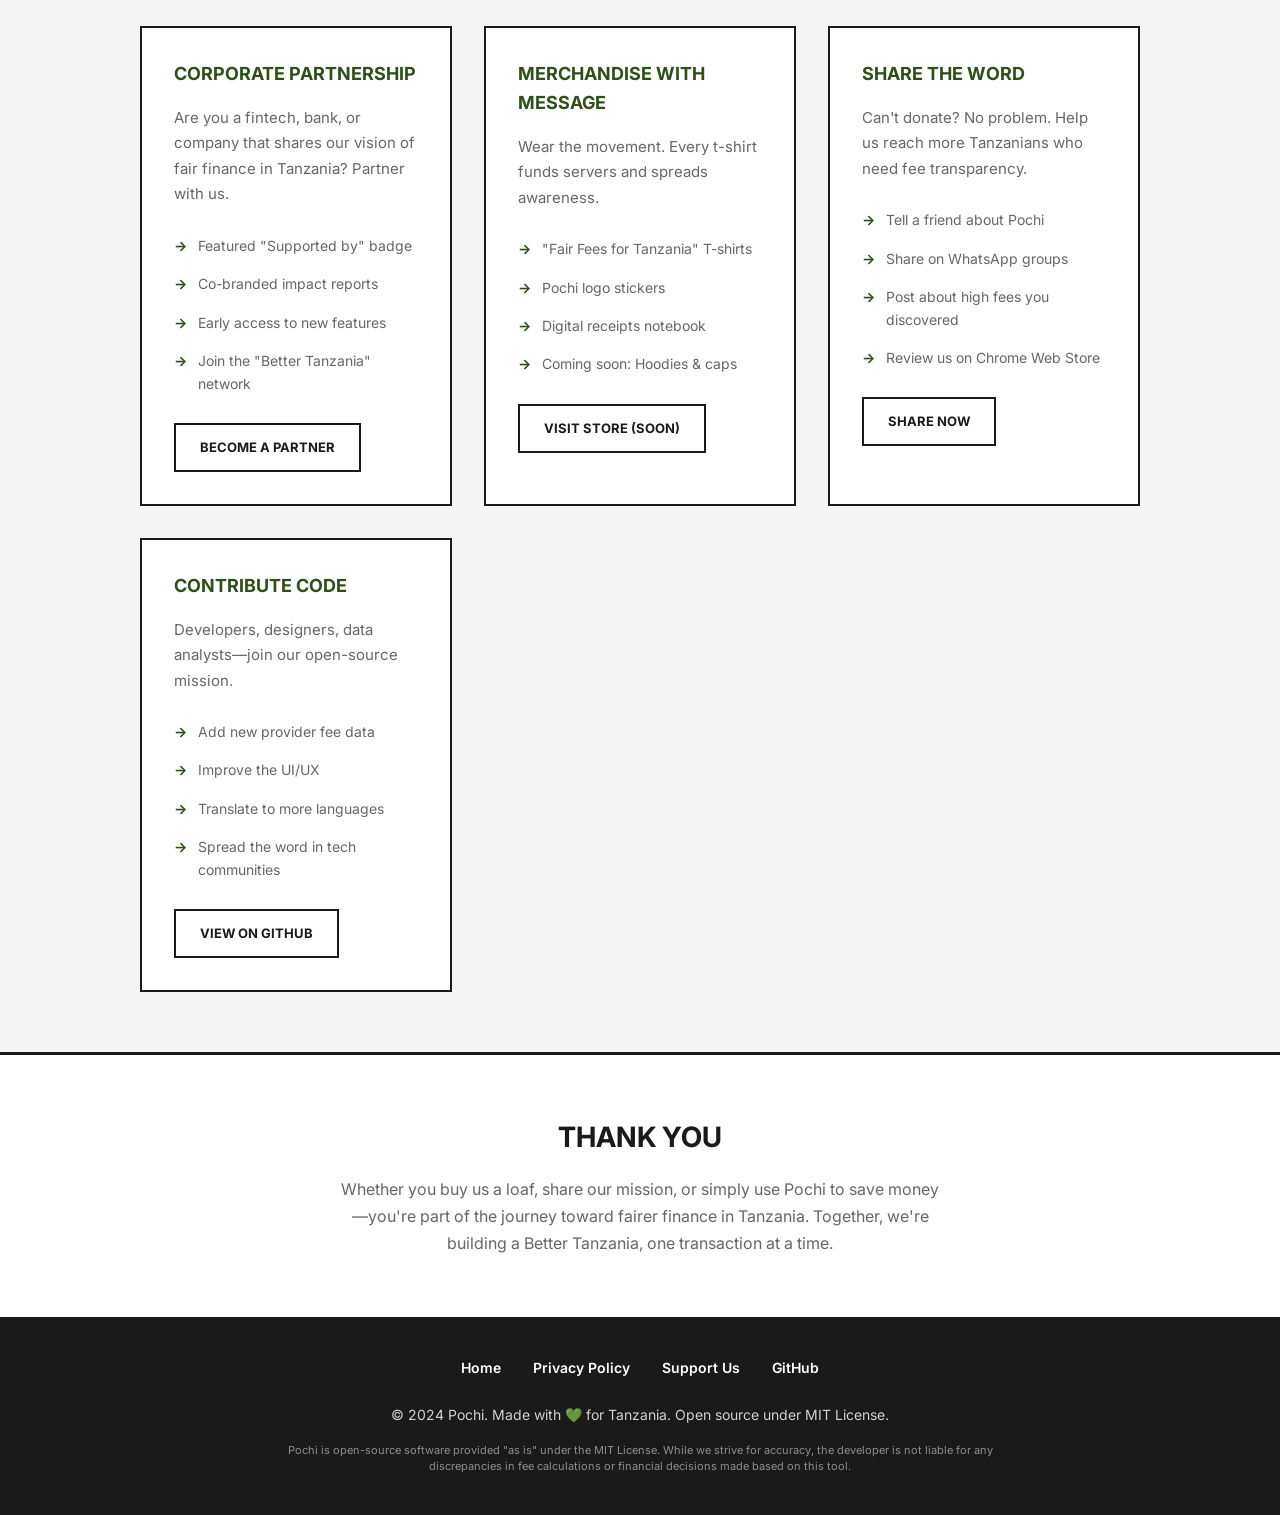
<file: website/support.html>
<!DOCTYPE html>
<html lang="en">
<head>
  <meta charset="UTF-8">
  <meta name="viewport" content="width=device-width, initial-scale=1.0">
  <title>Support Us - Pochi</title>
  <link href="https://fonts.googleapis.com/css2?family=Inter:wght@400;500;600;700&display=swap" rel="stylesheet">
  <link rel="stylesheet" href="styles.css">
  <style>
    /* Support Page Specific Styles */
    .support-hero {
      background: var(--green);
      color: var(--white);
      padding: 60px 20px;
      text-align: center;
      border-bottom: 3px solid var(--black);
    }

    .support-hero h1 {
      font-size: 36px;
      font-weight: 700;
      margin-bottom: 16px;
      text-transform: uppercase;
    }

    .support-hero p {
      font-size: 18px;
      max-width: 600px;
      margin: 0 auto;
      opacity: 0.95;
    }

    .transparency-section {
      padding: 60px 20px;
      background: var(--white);
      border-bottom: 3px solid var(--black);
    }

    .cost-breakdown {
      max-width: 800px;
      margin: 0 auto;
      background: var(--gray);
      border: 3px solid var(--black);
      padding: 40px;
    }

    .cost-breakdown h2 {
      font-size: 24px;
      font-weight: 700;
      margin-bottom: 24px;
      text-align: center;
      text-transform: uppercase;
      color: var(--green);
    }

    .cost-item {
      display: flex;
      justify-content: space-between;
      padding: 16px 0;
      border-bottom: 2px solid var(--border);
      font-size: 16px;
    }

    .cost-item:last-child {
      border-bottom: none;
      font-weight: 700;
      font-size: 20px;
      color: var(--green);
      margin-top: 8px;
      padding-top: 24px;
      border-top: 3px dashed var(--black);
    }

    .cost-label {
      font-weight: 600;
    }

    .cost-amount {
      font-weight: 700;
    }

    .monthly-need {
      text-align: center;
      margin-top: 32px;
      padding: 24px;
      background: var(--green);
      color: var(--white);
      border: 3px solid var(--black);
    }

    .monthly-need h3 {
      font-size: 20px;
      margin-bottom: 12px;
      text-transform: uppercase;
    }

    .monthly-need p {
      font-size: 16px;
      margin-bottom: 16px;
    }

    .math-breakdown {
      font-size: 14px;
      opacity: 0.9;
      font-style: italic;
    }

    /* Donation Options */
    .donation-options {
      padding: 60px 20px;
      background: var(--gray);
      border-bottom: 3px solid var(--black);
    }

    .options-grid {
      display: grid;
      grid-template-columns: repeat(auto-fit, minmax(280px, 1fr));
      gap: 32px;
      max-width: 1000px;
      margin: 0 auto;
    }

    .option-card {
      background: var(--white);
      border: 3px solid var(--black);
      padding: 32px;
      text-align: center;
      transition: transform 0.2s;
    }

    .option-card:hover {
      transform: translateY(-4px);
    }

    .option-icon {
      width: 60px;
      height: 60px;
      background: var(--green);
      color: var(--white);
      display: flex;
      align-items: center;
      justify-content: center;
      font-size: 28px;
      margin: 0 auto 20px;
      border: 2px solid var(--black);
    }

    .option-card h3 {
      font-size: 18px;
      font-weight: 700;
      margin-bottom: 12px;
      text-transform: uppercase;
    }

    .option-card p {
      font-size: 14px;
      color: var(--gray-dark);
      margin-bottom: 20px;
      line-height: 1.6;
    }

    .donation-btn {
      display: inline-block;
      padding: 14px 32px;
      background: var(--green);
      color: var(--white);
      text-decoration: none;
      font-weight: 700;
      font-size: 14px;
      text-transform: uppercase;
      border: 2px solid var(--black);
      transition: all 0.2s;
      cursor: pointer;
      width: 100%;
    }

    .donation-btn:hover {
      background: var(--green-light);
      transform: translateY(-2px);
    }

    .donation-btn.secondary {
      background: var(--white);
      color: var(--black);
    }

    .donation-btn.secondary:hover {
      background: var(--gray);
    }

    /* Bread Metaphor Section */
    .bread-section {
      padding: 60px 20px;
      background: var(--white);
      border-bottom: 3px solid var(--black);
      text-align: center;
    }

    .bread-visual {
      max-width: 600px;
      margin: 0 auto 32px;
      padding: 40px;
      background: var(--gray);
      border: 3px solid var(--black);
      position: relative;
    }

    .bread-icon {
      font-size: 64px;
      margin-bottom: 16px;
    }

    .bread-title {
      font-size: 24px;
      font-weight: 700;
      margin-bottom: 12px;
      text-transform: uppercase;
    }

    .bread-price {
      font-size: 32px;
      font-weight: 700;
      color: var(--green);
      margin-bottom: 8px;
    }

    .bread-equivalent {
      font-size: 14px;
      color: var(--gray-dark);
      font-style: italic;
    }

    .bread-impact {
      margin-top: 24px;
      padding: 20px;
      background: var(--green);
      color: var(--white);
      border: 2px solid var(--black);
    }

    .bread-impact p {
      font-size: 16px;
      font-weight: 600;
      margin: 0;
    }

    /* Alternative Support */
    .alternative-support {
      padding: 60px 20px;
      background: var(--gray);
      border-bottom: 3px solid var(--black);
    }

    .alternative-grid {
      display: grid;
      grid-template-columns: repeat(auto-fit, minmax(300px, 1fr));
      gap: 32px;
      max-width: 1000px;
      margin: 0 auto;
    }

    .alternative-card {
      background: var(--white);
      border: 2px solid var(--black);
      padding: 32px;
    }

    .alternative-card h3 {
      font-size: 18px;
      font-weight: 700;
      margin-bottom: 16px;
      text-transform: uppercase;
      color: var(--green);
    }

    .alternative-card p {
      font-size: 15px;
      color: var(--gray-dark);
      line-height: 1.7;
      margin-bottom: 20px;
    }

    .alternative-card ul {
      list-style: none;
      padding: 0;
      margin-bottom: 20px;
    }

    .alternative-card li {
      font-size: 14px;
      padding: 8px 0;
      padding-left: 24px;
      position: relative;
      color: var(--gray-dark);
    }

    .alternative-card li::before {
      content: '→';
      position: absolute;
      left: 0;
      color: var(--green);
      font-weight: 700;
    }

    .contact-btn {
      display: inline-block;
      padding: 12px 24px;
      background: var(--white);
      color: var(--black);
      text-decoration: none;
      font-weight: 700;
      font-size: 13px;
      text-transform: uppercase;
      border: 2px solid var(--black);
      transition: all 0.2s;
    }

    .contact-btn:hover {
      background: var(--green);
      color: var(--white);
    }

    /* Progress Tracker */
    .progress-section {
      padding: 60px 20px;
      background: var(--green);
      color: var(--white);
      border-bottom: 3px solid var(--black);
      text-align: center;
    }

    .progress-section h2 {
      font-size: 24px;
      font-weight: 700;
      margin-bottom: 32px;
      text-transform: uppercase;
    }

    .progress-bar-container {
      max-width: 600px;
      margin: 0 auto 24px;
      background: rgba(255,255,255,0.2);
      border: 2px solid var(--white);
      height: 40px;
      position: relative;
      overflow: hidden;
    }

    .progress-bar {
      height: 100%;
      background: var(--white);
      width: 65%;
      display: flex;
      align-items: center;
      justify-content: flex-end;
      padding-right: 16px;
      font-weight: 700;
      color: var(--green);
      font-size: 14px;
    }

    .progress-stats {
      display: flex;
      justify-content: center;
      gap: 48px;
      flex-wrap: wrap;
    }

    .progress-stat {
      text-align: center;
    }

    .progress-number {
      font-size: 32px;
      font-weight: 700;
      display: block;
    }

    .progress-label {
      font-size: 14px;
      opacity: 0.9;
      text-transform: uppercase;
    }

    /* Thank You Section */
    .thank-you {
      padding: 60px 20px;
      background: var(--white);
      text-align: center;
    }

    .thank-you h2 {
      font-size: 28px;
      font-weight: 700;
      margin-bottom: 16px;
      text-transform: uppercase;
    }

    .thank-you p {
      font-size: 16px;
      color: var(--gray-dark);
      max-width: 600px;
      margin: 0 auto;
      line-height: 1.7;
    }

    /* Mobile Responsive */
    @media (max-width: 768px) {
      .support-hero h1 {
        font-size: 28px;
      }

      .support-hero p {
        font-size: 16px;
      }

      .cost-breakdown {
        padding: 24px;
      }

      .cost-item {
        font-size: 14px;
      }

      .options-grid,
      .alternative-grid {
        grid-template-columns: 1fr;
      }

      .option-card,
      .alternative-card {
        padding: 24px;
      }

      .bread-visual {
        padding: 24px;
      }

      .progress-stats {
        gap: 24px;
      }

      .progress-number {
        font-size: 24px;
      }
    }
  </style>
</head>
<body>
  <!-- Header -->
  <header class="header">
    <div class="header-content">
      <a href="index.html" class="brand">
        <div class="brand-icon">P</div>
        <div class="brand-name">Pochi</div>
      </a>
      <nav class="nav-links">
        <a href="index.html">Home</a>
        <a href="privacy.html">Privacy</a>
        <a href="support.html">Support Us</a>
      </nav>
    </div>
  </header>

  <!-- Support Hero -->
  <section class="support-hero">
    <h1>Support the Mission</h1>
    <p>Help us keep Pochi free, private, and accessible to every Tanzanian. Together, we can make financial transparency a reality.</p>
  </section>

  <!-- Transparency Section -->
  <section class="transparency-section">
    <div class="cost-breakdown">
      <h2>The Real Cost of Transparency</h2>
      
      <div class="cost-item">
        <span class="cost-label">Secure Hosting (Digital Ocean)</span>
        <span class="cost-amount">TZS 35,000/mo</span>
      </div>
      <div class="cost-item">
        <span class="cost-label">Domain & SSL Certificate</span>
        <span class="cost-amount">TZS 5,000/mo</span>
      </div>
      <div class="cost-item">
        <span class="cost-label">Data Updates & Maintenance</span>
        <span class="cost-amount">TZS 10,000/mo</span>
      </div>
      <div class="cost-item">
        <span class="cost-label">Total Monthly Need</span>
        <span class="cost-amount">TZS 50,000/mo</span>
      </div>

      <div class="monthly-need">
        <h3>The Math is Simple</h3>
        <p>10 people donating TZS 5,000/month keeps Pochi online.</p>
        <p class="math-breakdown">Or 25 people buying us one loaf each. Or 5 local businesses sponsoring. Every bit helps.</p>
      </div>
    </div>
  </section>

  <!-- Bread Metaphor Section -->
  <section class="bread-section">
    <h2 class="section-title">Buy the Devs a Loaf</h2>
    
    <div class="bread-visual">
      <div class="bread-icon">🍞</div>
      <div class="bread-title">One Loaf of Bread</div>
      <div class="bread-price">TZS 2,000</div>
      <div class="bread-equivalent">About $0.80 USD</div>
      
      <div class="bread-impact">
        <p>One loaf = One day of secure hosting. Feed the mission.</p>
      </div>
    </div>

    <div style="max-width: 400px; margin: 0 auto;">
      <a href="https://www.buymeacoffee.com/pochi" class="donation-btn" target="_blank">
        Buy Us a Loaf (TZS 2,000)
      </a>
    </div>
  </section>

  <!-- Donation Options -->
  <section class="donation-options">
    <h2 class="section-title">Choose Your Impact</h2>
    
    <div class="options-grid">
      <div class="option-card">
        <div class="option-icon">🍞</div>
        <h3>The Daily Loaf</h3>
        <p>One-time donation to keep the lights on for a day. Perfect for trying us out.</p>
        <button class="donation-btn secondary" onclick="alert('Coming soon: M-Pesa integration')">Donate TZS 2,000</button>
      </div>

      <div class="option-card">
        <div class="option-icon">🥖</div>
        <h3>The Weekend Bundle</h3>
        <p>Keep Pochi running for a weekend. Help us stay online when you need us most.</p>
        <button class="donation-btn secondary" onclick="alert('Coming soon: M-Pesa integration')">Donate TZS 5,000</button>
      </div>

      <div class="option-card">
        <div class="option-icon">🍞</div>
        <h3>The Monthly Baker</h3>
        <p>Become a sustaining member. Your monthly support keeps us building features.</p>
        <button class="donation-btn" onclick="alert('Coming soon: M-Pesa integration')">Donate TZS 10,000/mo</button>
      </div>

      <div class="option-card">
        <div class="option-icon">🏪</div>
        <h3>The Bakery Sponsor</h3>
        <p>For businesses who believe in fair finance. Featured on our supporters page.</p>
        <button class="donation-btn" onclick="alert('Coming soon: M-Pesa integration')">Donate TZS 50,000/mo</button>
      </div>
    </div>
  </section>

  <!-- Progress Tracker -->
  <section class="progress-section">
    <h2>This Month's Progress</h2>
    
    <div class="progress-bar-container">
      <div class="progress-bar">65%</div>
    </div>
    
    <div class="progress-stats">
      <div class="progress-stat">
        <span class="progress-number">TZS 32,500</span>
        <span class="progress-label">Raised</span>
      </div>
      <div class="progress-stat">
        <span class="progress-number">TZS 50,000</span>
        <span class="progress-label">Goal</span>
      </div>
      <div class="progress-stat">
        <span class="progress-number">18</span>
        <span class="progress-label">Supporters</span>
      </div>
    </div>
  </section>

  <!-- Alternative Support -->
  <section class="alternative-support">
    <h2 class="section-title">Other Ways to Help</h2>
    
    <div class="alternative-grid">
      <div class="alternative-card">
        <h3>Corporate Partnership</h3>
        <p>Are you a fintech, bank, or company that shares our vision of fair finance in Tanzania? Partner with us.</p>
        <ul>
          <li>Featured "Supported by" badge</li>
          <li>Co-branded impact reports</li>
          <li>Early access to new features</li>
          <li>Join the "Better Tanzania" network</li>
        </ul>
        <a href="mailto:partner@pochi.tz" class="contact-btn">Become a Partner</a>
      </div>

      <div class="alternative-card">
        <h3>Merchandise with Message</h3>
        <p>Wear the movement. Every t-shirt funds servers and spreads awareness.</p>
        <ul>
          <li>"Fair Fees for Tanzania" T-shirts</li>
          <li>Pochi logo stickers</li>
          <li>Digital receipts notebook</li>
          <li>Coming soon: Hoodies & caps</li>
        </ul>
        <a href="#" class="contact-btn" onclick="alert('Merch store coming soon!')">Visit Store (Soon)</a>
      </div>

      <div class="alternative-card">
        <h3>Share the Word</h3>
        <p>Can't donate? No problem. Help us reach more Tanzanians who need fee transparency.</p>
        <ul>
          <li>Tell a friend about Pochi</li>
          <li>Share on WhatsApp groups</li>
          <li>Post about high fees you discovered</li>
          <li>Review us on Chrome Web Store</li>
        </ul>
        <a href="index.html#share" class="contact-btn">Share Now</a>
      </div>

      <div class="alternative-card">
        <h3>Contribute Code</h3>
        <p>Developers, designers, data analysts—join our open-source mission.</p>
        <ul>
          <li>Add new provider fee data</li>
          <li>Improve the UI/UX</li>
          <li>Translate to more languages</li>
          <li>Spread the word in tech communities</li>
        </ul>
        <a href="https://github.com/Baberre11/Pochi" class="contact-btn" target="_blank">View on GitHub</a>
      </div>
    </div>
  </section>

  <!-- Thank You -->
  <section class="thank-you">
    <h2>Thank You</h2>
    <p>Whether you buy us a loaf, share our mission, or simply use Pochi to save money—you're part of the journey toward fairer finance in Tanzania. Together, we're building a Better Tanzania, one transaction at a time.</p>
  </section>

  <!-- Footer -->
  <footer class="footer">
    <div class="footer-links">
      <a href="index.html">Home</a>
      <a href="privacy.html">Privacy Policy</a>
      <a href="support.html">Support Us</a>
      <a href="https://github.com/Baberre11/Pochi">GitHub</a>
    </div>
    <div class="footer-copyright">
      © 2024 Pochi. Made with 💚 for Tanzania. Open source under MIT License.
    </div>
    <div class="footer-legal">
      Pochi is open-source software provided "as is" under the MIT License. While we strive for accuracy, the developer is not liable for any discrepancies in fee calculations or financial decisions made based on this tool.
    </div>
  </footer>

  <script src="main.js"></script>
</body>
</html>
</file>
<file: website/styles.css>
/* Pochi Website Styles - Independent from Extension */

:root {
  --green: #2d5016;
  --green-light: #4a7c23;
  --black: #1a1a1a;
  --white: #ffffff;
  --gray: #f5f5f5;
  --gray-dark: #666666;
  --border: #e0e0e0;
  --red: #dc2626;
}

* {
  box-sizing: border-box;
  margin: 0;
  padding: 0;
}

body {
  font-family: 'Inter', -apple-system, BlinkMacSystemFont, sans-serif;
  background: var(--white);
  color: var(--black);
  line-height: 1.6;
  -webkit-font-smoothing: antialiased;
}

/* Header */
.header {
  background: var(--green);
  border-bottom: 3px solid var(--black);
  padding: 16px 20px;
  position: sticky;
  top: 0;
  z-index: 100;
}

.header-content {
  max-width: 1200px;
  margin: 0 auto;
  display: flex;
  justify-content: space-between;
  align-items: center;
}

.brand {
  display: flex;
  align-items: center;
  gap: 12px;
  text-decoration: none;
}

.brand-icon {
  width: 40px;
  height: 40px;
  background: var(--white);
  color: var(--green);
  border: 2px solid var(--black);
  display: flex;
  align-items: center;
  justify-content: center;
  font-size: 20px;
  font-weight: 700;
}

.brand-name {
  font-size: 24px;
  font-weight: 700;
  color: var(--white);
  letter-spacing: 1px;
}

.nav-links {
  display: flex;
  gap: 24px;
}

.nav-links a {
  color: var(--white);
  text-decoration: none;
  font-weight: 600;
  font-size: 14px;
  text-transform: uppercase;
  letter-spacing: 0.5px;
  transition: opacity 0.2s;
}

.nav-links a:hover {
  opacity: 0.8;
}

.back-link {
  color: var(--white);
  text-decoration: none;
  font-weight: 600;
  font-size: 14px;
  text-transform: uppercase;
  letter-spacing: 0.5px;
}

.back-link:hover {
  opacity: 0.8;
}

/* Hero Section */
.hero {
  background: var(--green);
  color: var(--white);
  padding: 80px 20px;
  text-align: center;
  border-bottom: 3px solid var(--black);
}

.hero-content {
  max-width: 800px;
  margin: 0 auto;
}

.hero h1 {
  font-size: 48px;
  font-weight: 700;
  margin-bottom: 24px;
  line-height: 1.2;
}

.hero p {
  font-size: 20px;
  margin-bottom: 40px;
  opacity: 0.95;
}

.hero-tagline {
  font-size: 18px;
  font-weight: 600;
  margin-top: 32px;
  padding: 20px;
  background: rgba(255,255,255,0.1);
  border: 2px solid var(--white);
  display: inline-block;
}

.cta-button {
  display: inline-block;
  padding: 18px 40px;
  background: var(--white);
  color: var(--green);
  text-decoration: none;
  font-weight: 700;
  font-size: 16px;
  text-transform: uppercase;
  letter-spacing: 1px;
  border: 3px solid var(--black);
  transition: all 0.2s;
  margin: 8px;
}

.cta-button:hover {
  transform: translateY(-2px);
  box-shadow: 0 4px 12px rgba(0,0,0,0.3);
}

.cta-button.secondary {
  background: transparent;
  color: var(--white);
  border-color: var(--white);
}

/* Container */
.container {
  max-width: 1200px;
  margin: 0 auto;
  padding: 60px 20px;
}

.container-narrow {
  max-width: 800px;
  margin: 0 auto;
  padding: 60px 20px;
}

/* Section Titles */
.section-title {
  font-size: 32px;
  font-weight: 700;
  text-align: center;
  margin-bottom: 60px;
  text-transform: uppercase;
  letter-spacing: 2px;
}

.page-title {
  font-size: 36px;
  font-weight: 700;
  margin-bottom: 16px;
  text-transform: uppercase;
  letter-spacing: 1px;
}

/* Features Section */
.features {
  padding: 80px 20px;
  background: var(--gray);
  border-bottom: 3px solid var(--black);
}

.features-grid {
  display: grid;
  grid-template-columns: repeat(auto-fit, minmax(300px, 1fr));
  gap: 32px;
}

.feature-card {
  background: var(--white);
  border: 2px solid var(--black);
  padding: 24px;
  transition: transform 0.2s;
}

.feature-card:hover {
  transform: translateY(-4px);
}

.feature-number {
  width: 40px;
  height: 40px;
  background: var(--green);
  color: var(--white);
  display: flex;
  align-items: center;
  justify-content: center;
  font-size: 16px;
  font-weight: 700;
  margin-bottom: 16px;
  border: 2px solid var(--black);
}

.feature-card h3 {
  font-size: 16px;
  font-weight: 700;
  margin-bottom: 8px;
  text-transform: uppercase;
  letter-spacing: 0.5px;
}

.feature-card p {
  color: var(--gray-dark);
  font-size: 14px;
  line-height: 1.5;
}

/* Mission Section */
.mission {
  padding: 80px 20px;
  background: var(--green);
  color: var(--white);
  border-bottom: 3px solid var(--black);
}

.mission-content {
  max-width: 800px;
  margin: 0 auto;
  text-align: center;
}

.mission-badge {
  display: inline-block;
  padding: 8px 20px;
  background: var(--white);
  color: var(--green);
  font-size: 12px;
  font-weight: 700;
  text-transform: uppercase;
  letter-spacing: 2px;
  margin-bottom: 24px;
  border: 2px solid var(--black);
}

.mission h2 {
  font-size: 36px;
  font-weight: 700;
  margin-bottom: 16px;
  text-transform: uppercase;
  letter-spacing: 1px;
}

.mission-lead {
  font-size: 20px;
  font-style: italic;
  opacity: 0.9;
  margin-bottom: 40px;
}

.mission-story {
  text-align: left;
  background: rgba(255,255,255,0.1);
  border: 2px solid var(--white);
  padding: 40px;
}

.mission-story p {
  font-size: 17px;
  line-height: 1.8;
  margin-bottom: 20px;
  opacity: 0.95;
}

.mission-story strong {
  color: #ffff00;
  font-weight: 700;
}

.mission-vision {
  background: var(--white);
  color: var(--black);
  padding: 32px;
  margin: 32px 0;
  border: 3px solid var(--black);
}

.mission-vision h3 {
  font-size: 20px;
  font-weight: 700;
  color: var(--green);
  margin-bottom: 16px;
  text-transform: uppercase;
}

.mission-vision ul {
  list-style: none;
  padding: 0;
  margin-bottom: 20px;
}

.mission-vision li {
  font-size: 15px;
  padding: 8px 0;
  padding-left: 28px;
  position: relative;
  color: var(--gray-dark);
}

.mission-vision li::before {
  content: '✓';
  position: absolute;
  left: 0;
  color: var(--green);
  font-weight: 700;
  font-size: 18px;
}

.mission-celebration {
  font-size: 18px;
  font-weight: 700;
  color: var(--green);
  text-align: center;
  margin-bottom: 0;
}

.mission-now {
  margin-top: 32px;
}

.mission-now h3 {
  font-size: 20px;
  font-weight: 700;
  margin-bottom: 16px;
  text-transform: uppercase;
}

.mission-join {
  background: var(--white);
  color: var(--black);
  padding: 24px 32px;
  margin-top: 24px;
  border: 2px solid var(--black);
  text-align: center;
}

.mission-join p {
  font-size: 16px;
  margin-bottom: 12px;
}

.mission-signoff {
  font-size: 14px;
  font-weight: 700;
  color: var(--green);
  text-transform: uppercase;
  letter-spacing: 1px;
  margin-bottom: 0;
}

/* About Section */
.about {
  padding: 80px 20px;
  background: var(--white);
  border-bottom: 3px solid var(--black);
}

.about-content {
  max-width: 800px;
  margin: 0 auto;
  text-align: center;
}

.about h2 {
  font-size: 32px;
  font-weight: 700;
  margin-bottom: 32px;
  text-transform: uppercase;
}

.about p {
  font-size: 18px;
  line-height: 1.8;
  margin-bottom: 24px;
  color: var(--gray-dark);
}

.trust-tax-box {
  background: var(--gray);
  border: 3px solid var(--black);
  padding: 40px;
  margin-top: 40px;
  text-align: center;
}

.trust-tax-title {
  font-size: 18px;
  font-weight: 700;
  color: var(--green);
  text-transform: uppercase;
  letter-spacing: 2px;
  margin-bottom: 16px;
}

.trust-tax-text {
  font-size: 20px;
  font-weight: 600;
  margin-bottom: 16px;
  line-height: 1.5;
}

.virtuous-cycle {
  display: flex;
  align-items: center;
  justify-content: center;
  flex-wrap: wrap;
  gap: 8px;
  font-size: 13px;
  font-weight: 700;
  color: var(--white);
  text-transform: uppercase;
  letter-spacing: 1px;
  background: var(--green);
  border: 3px solid var(--black);
  padding: 20px 32px;
  margin-top: 8px;
}

.vc-word {
  white-space: nowrap;
  opacity: 0.4;
  transition: all 0.5s ease;
}

.vc-arrow {
  color: var(--white);
  opacity: 0.4;
  display: inline-block;
  transition: all 0.5s ease;
}

/* Animation for arrow + word pairs - slower and smoother */
.vc-arrow:nth-child(1),
.vc-word:nth-child(2) {
  animation: lightbulb1 15s ease-in-out infinite;
}

.vc-arrow:nth-child(3),
.vc-word:nth-child(4) {
  animation: lightbulb2 15s ease-in-out infinite;
}

.vc-arrow:nth-child(5),
.vc-word:nth-child(6) {
  animation: lightbulb3 15s ease-in-out infinite;
}

.vc-arrow:nth-child(7),
.vc-word:nth-child(8) {
  animation: lightbulb4 15s ease-in-out infinite;
}

.vc-arrow:nth-child(9),
.vc-word:nth-child(10) {
  animation: lightbulb5 15s ease-in-out infinite;
}

.vc-arrow:nth-child(11),
.vc-word:nth-child(12) {
  animation: lightbulb6 15s ease-in-out infinite;
}

/* Smooth lightbulb-like glow animation */
@keyframes lightbulb1 {
  0%, 12% { opacity: 0.4; color: var(--white); text-shadow: none; transform: translateX(0); }
  16% { opacity: 1; color: #ffff00; text-shadow: 0 0 20px rgba(255, 255, 0, 1), 0 0 40px rgba(255, 255, 0, 0.6); transform: translateX(3px); }
  20%, 100% { opacity: 0.4; color: var(--white); text-shadow: none; transform: translateX(0); }
}

@keyframes lightbulb2 {
  0%, 28% { opacity: 0.4; color: var(--white); text-shadow: none; transform: translateX(0); }
  32% { opacity: 1; color: #ffff00; text-shadow: 0 0 20px rgba(255, 255, 0, 1), 0 0 40px rgba(255, 255, 0, 0.6); transform: translateX(3px); }
  36%, 100% { opacity: 0.4; color: var(--white); text-shadow: none; transform: translateX(0); }
}

@keyframes lightbulb3 {
  0%, 44% { opacity: 0.4; color: var(--white); text-shadow: none; transform: translateX(0); }
  48% { opacity: 1; color: #ffff00; text-shadow: 0 0 20px rgba(255, 255, 0, 1), 0 0 40px rgba(255, 255, 0, 0.6); transform: translateX(3px); }
  52%, 100% { opacity: 0.4; color: var(--white); text-shadow: none; transform: translateX(0); }
}

@keyframes lightbulb4 {
  0%, 60% { opacity: 0.4; color: var(--white); text-shadow: none; transform: translateX(0); }
  64% { opacity: 1; color: #ffff00; text-shadow: 0 0 20px rgba(255, 255, 0, 1), 0 0 40px rgba(255, 255, 0, 0.6); transform: translateX(3px); }
  68%, 100% { opacity: 0.4; color: var(--white); text-shadow: none; transform: translateX(0); }
}

@keyframes lightbulb5 {
  0%, 76% { opacity: 0.4; color: var(--white); text-shadow: none; transform: translateX(0); }
  80% { opacity: 1; color: #ffff00; text-shadow: 0 0 20px rgba(255, 255, 0, 1), 0 0 40px rgba(255, 255, 0, 0.6); transform: translateX(3px); }
  84%, 100% { opacity: 0.4; color: var(--white); text-shadow: none; transform: translateX(0); }
}

@keyframes lightbulb6 {
  0%, 90% { opacity: 0.4; color: var(--white); text-shadow: none; transform: translateX(0); }
  94% { opacity: 1; color: #ffff00; text-shadow: 0 0 20px rgba(255, 255, 0, 1), 0 0 40px rgba(255, 255, 0, 0.6); transform: translateX(3px); }
  98%, 100% { opacity: 0.4; color: var(--white); text-shadow: none; transform: translateX(0); }
}

/* Help Center / Accordion Section */
.how-to-use {
  padding: 80px 20px;
  background: var(--white);
  border-bottom: 3px solid var(--black);
}

.accordion {
  max-width: 800px;
  margin: 0 auto 16px;
  background: var(--gray);
  border: 2px solid var(--black);
}

.accordion-header {
  width: 100%;
  padding: 24px 32px;
  background: var(--white);
  border: none;
  border-bottom: 2px solid var(--black);
  display: flex;
  justify-content: space-between;
  align-items: center;
  cursor: pointer;
  font-family: inherit;
  transition: all 0.2s;
  position: relative;
}

.accordion-header::after {
  content: 'Click to expand';
  position: absolute;
  right: 60px;
  font-size: 12px;
  font-weight: 600;
  color: var(--gray-dark);
  text-transform: uppercase;
  letter-spacing: 0.5px;
  opacity: 0.7;
}

.accordion-header[aria-expanded="true"]::after {
  content: 'Click to collapse';
}

.accordion-header:hover {
  background: var(--green);
}

.accordion-header:hover .accordion-title,
.accordion-header:hover::after {
  color: var(--white);
}

.accordion-header:hover .accordion-icon {
  color: var(--white);
}

.accordion-title {
  font-size: 18px;
  font-weight: 700;
  text-transform: uppercase;
  letter-spacing: 1px;
  color: var(--black);
}

.accordion-icon {
  font-size: 24px;
  font-weight: 700;
  color: var(--green);
  transition: transform 0.3s;
}

.accordion-header[aria-expanded="true"] .accordion-icon {
  transform: rotate(45deg);
}

.accordion-panel {
  max-height: 0;
  overflow: hidden;
  transition: max-height 0.4s ease-out;
  background: var(--white);
}

.accordion-panel.active {
  max-height: 2000px;
  transition: max-height 0.5s ease-in;
}

/* FAQ Styles */
.faq-list {
  padding: 32px;
}

.faq-item {
  padding: 20px 0;
  border-bottom: 1px solid var(--border);
}

.faq-item:last-child {
  border-bottom: none;
}

.faq-item h4 {
  font-size: 16px;
  font-weight: 700;
  color: var(--black);
  margin-bottom: 8px;
  text-transform: uppercase;
  letter-spacing: 0.5px;
}

.faq-item p {
  font-size: 15px;
  color: var(--gray-dark);
  line-height: 1.6;
}

/* Simple Steps (inside accordion) */
.simple-steps {
  padding: 32px;
}

.simple-step {
  display: flex;
  align-items: center;
  gap: 16px;
  padding: 16px 0;
  border-bottom: 1px solid var(--border);
}

.simple-step:last-child {
  border-bottom: none;
}

.simple-step.highlight {
  background: var(--green);
  margin: 0 -32px;
  padding: 16px 32px;
  color: var(--white);
}

.simple-step.highlight p {
  color: var(--white);
}

.simple-number {
  width: 32px;
  height: 32px;
  background: var(--green);
  color: var(--white);
  display: flex;
  align-items: center;
  justify-content: center;
  font-size: 14px;
  font-weight: 700;
  border: 2px solid var(--black);
  flex-shrink: 0;
}

.simple-step.highlight .simple-number {
  background: var(--white);
  color: var(--green);
}

.simple-step p {
  font-size: 15px;
  color: var(--gray-dark);
  line-height: 1.5;
  margin: 0;
}

.simple-step strong {
  color: var(--black);
  font-weight: 700;
}

.simple-step.highlight strong {
  color: var(--white);
}

.simple-link {
  color: var(--green);
  text-decoration: underline;
  font-weight: 600;
}

.simple-link:hover {
  color: var(--green-light);
}

/* Simple Tips */
.simple-tips {
  padding: 24px 32px;
  background: var(--gray);
  border-top: 2px solid var(--black);
}

.simple-tips h4 {
  font-size: 14px;
  font-weight: 700;
  margin-bottom: 12px;
  text-transform: uppercase;
  letter-spacing: 1px;
  color: var(--green);
}

.simple-tips p {
  font-size: 14px;
  color: var(--gray-dark);
  margin-bottom: 8px;
  line-height: 1.5;
}

.simple-tips p:last-child {
  margin-bottom: 0;
}

/* Providers Section */
.providers {
  padding: 80px 20px;
  background: var(--gray);
  border-bottom: 3px solid var(--black);
}

.providers-grid {
  display: grid;
  grid-template-columns: repeat(auto-fit, minmax(250px, 1fr));
  gap: 24px;
  margin-top: 40px;
}

.provider-card {
  background: var(--white);
  border: 2px solid var(--black);
  padding: 24px;
  text-align: center;
}

.provider-type {
  font-size: 12px;
  font-weight: 700;
  color: var(--green);
  text-transform: uppercase;
  letter-spacing: 1px;
  margin-bottom: 8px;
}

.provider-name {
  font-size: 18px;
  font-weight: 700;
  margin-bottom: 8px;
}

.provider-fee {
  font-size: 14px;
  color: var(--red);
  font-weight: 600;
}

/* Feature Request Form */
.feature-request {
  padding: 80px 20px;
  background: var(--white);
  border-bottom: 3px solid var(--black);
}

.form-container {
  max-width: 600px;
  margin: 0 auto;
}

.form-group {
  margin-bottom: 24px;
}

.form-group label {
  display: block;
  font-size: 12px;
  font-weight: 700;
  color: var(--gray-dark);
  text-transform: uppercase;
  letter-spacing: 1px;
  margin-bottom: 8px;
}

.form-group input,
.form-group textarea,
.form-group select {
  width: 100%;
  padding: 14px;
  font-family: inherit;
  font-size: 15px;
  font-weight: 600;
  border: 2px solid var(--black);
  background: var(--white);
  color: var(--black);
}

.form-group textarea {
  min-height: 120px;
  resize: vertical;
}

.submit-btn {
  width: 100%;
  padding: 16px;
  background: var(--green);
  color: var(--white);
  border: 2px solid var(--black);
  font-family: inherit;
  font-size: 14px;
  font-weight: 700;
  cursor: pointer;
  text-transform: uppercase;
  letter-spacing: 1px;
  transition: all 0.2s;
}

.submit-btn:hover {
  background: var(--green-light);
}

/* Open Source Section */
.open-source {
  padding: 80px 20px;
  background: var(--gray);
  border-bottom: 3px solid var(--black);
}

.opensource-content {
  max-width: 800px;
  margin: 0 auto;
  text-align: center;
}

.opensource-content p {
  font-size: 18px;
  color: var(--gray-dark);
  margin-bottom: 32px;
}

.opensource-buttons {
  display: flex;
  justify-content: center;
  gap: 16px;
  flex-wrap: wrap;
  margin-bottom: 40px;
}

.opensource-btn {
  display: flex;
  align-items: center;
  gap: 12px;
  padding: 16px 28px;
  background: var(--white);
  color: var(--black);
  text-decoration: none;
  font-weight: 700;
  font-size: 14px;
  border: 2px solid var(--black);
  transition: all 0.2s;
}

.opensource-btn:hover {
  background: var(--green);
  color: var(--white);
  transform: translateY(-2px);
}

.btn-icon {
  font-size: 18px;
}

.code-stats {
  display: flex;
  justify-content: center;
  gap: 48px;
  flex-wrap: wrap;
}

.stat {
  text-align: center;
}

.stat-number {
  display: block;
  font-size: 32px;
  font-weight: 700;
  color: var(--green);
  margin-bottom: 4px;
}

.stat-label {
  font-size: 14px;
  color: var(--gray-dark);
  text-transform: uppercase;
  letter-spacing: 1px;
}

/* Share Section */
.share-section {
  padding: 80px 20px;
  background: var(--white);
  border-bottom: 3px solid var(--black);
  text-align: center;
}

.share-subtitle {
  font-size: 18px;
  color: var(--gray-dark);
  margin-bottom: 32px;
  max-width: 600px;
  margin-left: auto;
  margin-right: auto;
}

.share-buttons {
  display: flex;
  justify-content: center;
  gap: 16px;
  flex-wrap: wrap;
  margin-bottom: 40px;
}

.share-btn {
  display: flex;
  align-items: center;
  gap: 10px;
  padding: 14px 24px;
  color: var(--white);
  text-decoration: none;
  font-weight: 700;
  font-size: 14px;
  border: 2px solid var(--black);
  transition: all 0.2s;
}

.share-btn:hover {
  transform: translateY(-2px);
  box-shadow: 0 4px 12px rgba(0,0,0,0.2);
}

.share-btn.twitter {
  background: #000000;
}

.share-btn.facebook {
  background: #1877f2;
}

.share-btn.whatsapp {
  background: #25d366;
}

.share-btn.linkedin {
  background: #0a66c2;
}

.share-icon {
  font-size: 16px;
  font-weight: 700;
}

.share-message {
  background: var(--gray);
  border: 2px solid var(--black);
  padding: 24px;
  max-width: 700px;
  margin: 0 auto;
}

.share-message p {
  font-size: 16px;
  font-style: italic;
  color: var(--black);
  margin: 0;
  line-height: 1.6;
}

/* Support Section */
.support {
  padding: 80px 20px;
  background: var(--green);
  color: var(--white);
  text-align: center;
  border-bottom: 3px solid var(--black);
}

.support h2 {
  font-size: 32px;
  font-weight: 700;
  margin-bottom: 24px;
  text-transform: uppercase;
}

.support p {
  font-size: 18px;
  max-width: 600px;
  margin: 0 auto 32px;
  opacity: 0.95;
}

.support-buttons {
  display: flex;
  justify-content: center;
  gap: 16px;
  flex-wrap: wrap;
}

.support-btn {
  display: inline-block;
  padding: 16px 32px;
  background: var(--white);
  color: var(--green);
  text-decoration: none;
  font-weight: 700;
  font-size: 14px;
  text-transform: uppercase;
  letter-spacing: 1px;
  border: 2px solid var(--black);
  transition: all 0.2s;
}

.support-btn:hover {
  transform: translateY(-2px);
  box-shadow: 0 4px 12px rgba(0,0,0,0.3);
}

/* Privacy Page Specific */
.last-updated {
  font-size: 14px;
  color: var(--gray-dark);
  margin-bottom: 40px;
  font-style: italic;
}

.privacy-box {
  background: var(--gray);
  border: 3px solid var(--green);
  padding: 32px;
  margin: 40px 0;
}

.privacy-box h3 {
  font-size: 20px;
  font-weight: 700;
  color: var(--green);
  margin-bottom: 16px;
  display: flex;
  align-items: center;
  gap: 12px;
}

.privacy-list {
  list-style: none;
  padding: 0;
}

.privacy-list li {
  font-size: 16px;
  padding: 12px 0;
  padding-left: 32px;
  position: relative;
  border-bottom: 1px solid var(--border);
}

.privacy-list li:last-child {
  border-bottom: none;
}

.privacy-list li::before {
  content: '✓';
  position: absolute;
  left: 0;
  color: var(--green);
  font-weight: 700;
  font-size: 20px;
}

.highlight-box {
  background: var(--green);
  color: var(--white);
  padding: 24px;
  margin: 32px 0;
  border: 3px solid var(--black);
}

.highlight-box p {
  color: var(--white);
  margin: 0;
  font-size: 18px;
  font-weight: 600;
}

/* Footer */
.footer {
  background: var(--black);
  color: var(--white);
  padding: 40px 20px;
  text-align: center;
}

.footer-links {
  display: flex;
  justify-content: center;
  gap: 32px;
  margin-bottom: 24px;
  flex-wrap: wrap;
}

.footer-links a {
  color: var(--white);
  text-decoration: none;
  font-weight: 600;
  font-size: 14px;
  transition: opacity 0.2s;
}

.footer-links a:hover {
  opacity: 0.8;
}

.footer-copyright {
  font-size: 14px;
  opacity: 0.8;
  margin-bottom: 16px;
}

.footer-legal {
  font-size: 11px;
  opacity: 0.5;
  max-width: 800px;
  margin: 0 auto;
  line-height: 1.5;
  padding: 0 20px;
}

/* Mobile Responsive - Comprehensive */
@media (max-width: 768px) {
  /* Header */
  .header {
    padding: 12px 16px;
  }
  
  .brand-icon {
    width: 32px;
    height: 32px;
    font-size: 16px;
  }
  
  .brand-name {
    font-size: 20px;
  }
  
  .nav-links {
    display: none;
  }

  /* Hero Section */
  .hero {
    padding: 60px 16px;
  }
  
  .hero h1 {
    font-size: 28px;
    line-height: 1.3;
  }

  .hero p {
    font-size: 16px;
    padding: 0 8px;
  }
  
  .hero-tagline {
    font-size: 14px;
    padding: 16px;
    margin-top: 24px;
  }
  
  .cta-button {
    padding: 16px 28px;
    font-size: 14px;
    width: 90%;
    max-width: 300px;
  }

  /* Container */
  .container {
    padding: 40px 16px;
  }

  /* Section Titles */
  .section-title {
    font-size: 24px;
    margin-bottom: 40px;
  }

  /* Features */
  .features {
    padding: 60px 16px;
  }
  
  .features-grid {
    grid-template-columns: 1fr;
    gap: 20px;
  }
  
  .feature-card {
    padding: 20px;
  }
  
  .feature-number {
    width: 36px;
    height: 36px;
    font-size: 14px;
    margin-bottom: 12px;
  }
  
  .feature-card h3 {
    font-size: 15px;
  }
  
  .feature-card p {
    font-size: 13px;
  }

  /* Mission Section */
  .mission {
    padding: 60px 16px;
  }
  
  .mission h2 {
    font-size: 24px;
  }
  
  .mission-lead {
    font-size: 16px;
    margin-bottom: 32px;
  }
  
  .mission-story {
    padding: 24px;
  }
  
  .mission-story p {
    font-size: 15px;
  }
  
  .mission-vision {
    padding: 24px;
    margin: 24px 0;
  }
  
  .mission-vision h3 {
    font-size: 16px;
  }
  
  .mission-vision li {
    font-size: 14px;
  }
  
  .mission-celebration {
    font-size: 15px;
  }
  
  .mission-now h3 {
    font-size: 16px;
  }
  
  .mission-join {
    padding: 20px;
  }
  
  .mission-signoff {
    font-size: 12px;
  }

  /* About Section */
  .about {
    padding: 60px 16px;
  }
  
  .about h2 {
    font-size: 24px;
    margin-bottom: 24px;
  }
  
  .about p {
    font-size: 16px;
    line-height: 1.7;
  }
  
  .trust-tax-box {
    padding: 24px;
    margin-top: 32px;
  }
  
  .trust-tax-title {
    font-size: 14px;
  }
  
  .trust-tax-text {
    font-size: 16px;
  }
  
  .virtuous-cycle {
    font-size: 11px;
    padding: 16px 20px;
    gap: 6px;
  }

  /* Accordion */
  .how-to-use {
    padding: 60px 16px;
  }
  
  .accordion-header {
    padding: 18px 20px;
  }
  
  .accordion-header::after {
    display: none;
  }
  
  .accordion-title {
    font-size: 15px;
  }
  
  .simple-steps {
    padding: 20px;
  }
  
  .simple-step {
    gap: 12px;
  }
  
  .simple-number {
    width: 28px;
    height: 28px;
    font-size: 12px;
  }
  
  .simple-step p {
    font-size: 14px;
  }
  
  .simple-step.highlight {
    margin: 0 -20px;
    padding: 16px 20px;
  }
  
  .simple-tips {
    padding: 20px;
  }
  
  .simple-tips h4 {
    font-size: 13px;
  }
  
  .simple-tips p {
    font-size: 13px;
  }

  /* FAQ */
  .faq-list {
    padding: 20px;
  }
  
  .faq-item {
    padding: 16px 0;
  }
  
  .faq-item h4 {
    font-size: 14px;
  }
  
  .faq-item p {
    font-size: 14px;
  }

  /* Providers */
  .providers {
    padding: 60px 16px;
  }
  
  .providers-grid {
    grid-template-columns: repeat(2, 1fr);
    gap: 16px;
  }
  
  .provider-card {
    padding: 16px;
  }
  
  .provider-name {
    font-size: 15px;
  }
  
  .provider-fee {
    font-size: 12px;
  }

  /* Feature Request Form */
  .feature-request {
    padding: 60px 16px;
  }
  
  .form-group {
    margin-bottom: 20px;
  }
  
  .form-group label {
    font-size: 11px;
  }
  
  .form-group input,
  .form-group textarea,
  .form-group select {
    padding: 12px;
    font-size: 14px;
  }

  /* Open Source */
  .open-source {
    padding: 60px 16px;
  }
  
  .opensource-content p {
    font-size: 16px;
  }
  
  .opensource-buttons {
    flex-direction: column;
    align-items: center;
  }
  
  .opensource-btn {
    width: 100%;
    max-width: 280px;
    justify-content: center;
    padding: 14px 20px;
  }
  
  .code-stats {
    gap: 24px;
  }
  
  .stat-number {
    font-size: 24px;
  }
  
  .stat-label {
    font-size: 12px;
  }

  /* Share Section */
  .share-section {
    padding: 60px 16px;
  }
  
  .share-subtitle {
    font-size: 16px;
  }
  
  .share-buttons {
    flex-direction: column;
    align-items: center;
  }
  
  .share-btn {
    width: 100%;
    max-width: 280px;
    justify-content: center;
  }
  
  .share-message {
    padding: 20px;
  }
  
  .share-message p {
    font-size: 14px;
  }

  /* Support Section */
  .support {
    padding: 60px 16px;
  }
  
  .support h2 {
    font-size: 24px;
  }
  
  .support p {
    font-size: 16px;
  }
  
  .support-buttons {
    flex-direction: column;
    align-items: center;
  }

  .support-btn {
    width: 100%;
    max-width: 280px;
    font-size: 13px;
    padding: 14px 24px;
  }

  /* Footer */
  .footer {
    padding: 32px 16px;
  }
  
  .footer-links {
    flex-direction: column;
    gap: 16px;
    margin-bottom: 20px;
  }
  
  .footer-links a {
    font-size: 13px;
  }
  
  .footer-copyright {
    font-size: 13px;
  }
  
  .footer-legal {
    font-size: 10px;
    padding: 0 16px;
  }
  
  .page-title {
    font-size: 28px;
  }
}

/* Extra small devices */
@media (max-width: 480px) {
  .hero h1 {
    font-size: 24px;
  }
  
  .hero p {
    font-size: 15px;
  }
  
  .section-title {
    font-size: 20px;
  }
  
  .features-grid {
    gap: 16px;
  }
  
  .providers-grid {
    grid-template-columns: 1fr;
  }
  
  .virtuous-cycle {
    font-size: 10px;
    letter-spacing: 0.5px;
    gap: 4px;
    padding: 14px 16px;
  }
}
</file>
<file: extension/styles.css>
/* Pochi - Inter font, Green/Black/White, No Gradients */

:root {
  --green: #2d5016;
  --green-light: #4a7c23;
  --black: #1a1a1a;
  --white: #ffffff;
  --gray: #f5f5f5;
  --gray-dark: #666666;
  --border: #e0e0e0;
}

/* Dark Theme Variables */
[data-theme="dark"] {
  --green: #4a7c23;
  --green-light: #5a9c33;
  --black: #e0e0e0;
  --white: #1a1a1a;
  --gray: #2d2d2d;
  --gray-dark: #999999;
  --border: #404040;
}

* {
  box-sizing: border-box;
  margin: 0;
  padding: 0;
}

body {
  font-family: 'Inter', -apple-system, BlinkMacSystemFont, sans-serif;
  background: var(--white);
  color: var(--black);
  width: 360px;
  min-height: 600px;
  line-height: 1.6;
  -webkit-font-smoothing: antialiased;
}

/* App Container */
.app {
  display: flex;
  flex-direction: column;
  min-height: 100vh;
}

/* Header */
.app-header {
  display: flex;
  justify-content: space-between;
  align-items: center;
  padding: 16px 20px;
  background: var(--green);
  border-bottom: 3px solid var(--black);
}

.brand {
  display: flex;
  align-items: center;
  gap: 12px;
}

.brand-icon {
  width: 36px;
  height: 36px;
  background: var(--white);
  color: var(--green);
  border: 2px solid var(--black);
  display: flex;
  align-items: center;
  justify-content: center;
  font-size: 18px;
  font-weight: 700;
}

.brand-name {
  font-size: 24px;
  font-weight: 700;
  color: var(--white);
  letter-spacing: 1px;
}

.header-actions {
  display: flex;
  gap: 8px;
}

.icon-btn {
  width: 40px;
  height: 40px;
  border: 2px solid var(--white);
  background: transparent;
  color: var(--white);
  cursor: pointer;
  font-size: 20px;
  font-family: inherit;
  transition: all 0.2s;
  display: flex;
  align-items: center;
  justify-content: center;
}

.icon-btn:hover {
  background: var(--white);
  color: var(--green);
}

/* Language Button */
.lang-btn {
  padding: 8px 12px;
  border: 2px solid var(--white);
  background: transparent;
  color: var(--white);
  font-family: inherit;
  font-size: 12px;
  font-weight: 700;
  cursor: pointer;
  transition: all 0.2s;
  text-transform: uppercase;
  letter-spacing: 0.5px;
}

.lang-btn:hover {
  background: var(--white);
  color: var(--green);
}

/* Main Body */
.app-body {
  flex: 1;
  padding: 20px;
  display: flex;
  flex-direction: column;
  gap: 20px;
}

/* Segmented Control */
.segmented-control {
  display: flex;
  background: var(--gray);
  border: 2px solid var(--black);
}

.segment {
  flex: 1;
  padding: 12px 16px;
  border: none;
  background: transparent;
  font-family: inherit;
  font-size: 14px;
  font-weight: 700;
  color: var(--gray-dark);
  cursor: pointer;
  transition: all 0.2s;
  text-transform: uppercase;
  letter-spacing: 0.5px;
}

.segment.active {
  background: var(--green);
  color: var(--white);
}

/* Field Groups */
.field-group {
  display: flex;
  flex-direction: column;
  gap: 8px;
}

.field-label {
  font-size: 12px;
  font-weight: 700;
  color: var(--gray-dark);
  text-transform: uppercase;
  letter-spacing: 1px;
}

/* Custom Select */
.custom-select {
  position: relative;
}

.select-native {
  width: 100%;
  padding: 14px 40px 14px 16px;
  font-family: inherit;
  font-size: 16px;
  font-weight: 700;
  border: 2px solid var(--black);
  background: var(--white);
  color: var(--black);
  cursor: pointer;
  appearance: none;
}

.select-arrow {
  position: absolute;
  right: 16px;
  top: 50%;
  transform: translateY(-50%);
  font-size: 12px;
  color: var(--black);
  pointer-events: none;
}

/* Transaction Types */
.txn-types {
  display: flex;
  gap: 8px;
}

.txn-btn {
  flex: 1;
  display: flex;
  flex-direction: column;
  align-items: center;
  gap: 8px;
  padding: 16px 8px;
  border: 2px solid var(--black);
  background: var(--white);
  cursor: pointer;
  transition: all 0.2s;
}

.txn-btn:hover {
  background: var(--gray);
}

.txn-btn.active {
  background: var(--green);
  color: var(--white);
}

.txn-icon {
  font-size: 14px;
  font-weight: 700;
  font-family: monospace;
}

.txn-text {
  font-size: 11px;
  font-weight: 700;
  text-transform: uppercase;
  letter-spacing: 0.5px;
}

.txn-btn.active .txn-text {
  color: var(--white);
}

/* Toggle Pill */
.toggle-pill {
  display: flex;
  background: var(--gray);
  border: 2px solid var(--black);
  padding: 4px;
}

.toggle-pill input {
  position: absolute;
  opacity: 0;
}

.pill-label {
  flex: 1;
  padding: 12px 16px;
  text-align: center;
  font-size: 14px;
  font-weight: 700;
  cursor: pointer;
  transition: all 0.2s;
  color: var(--gray-dark);
  text-transform: uppercase;
  letter-spacing: 0.5px;
}

.toggle-pill input:checked + .pill-label {
  background: var(--green);
  color: var(--white);
}

/* Amount Input */
.amount-group {
  background: var(--gray);
  padding: 20px;
  border: 2px solid var(--black);
}

.amount-input-wrap {
  display: flex;
  align-items: center;
  gap: 12px;
  margin-bottom: 16px;
}

.currency {
  font-size: 16px;
  font-weight: 700;
  color: var(--white);
  padding: 10px 14px;
  background: var(--black);
  text-transform: uppercase;
  letter-spacing: 1px;
}

.amount-field {
  flex: 1;
  border: none;
  background: transparent;
  font-family: inherit;
  font-size: 36px;
  font-weight: 700;
  color: var(--black);
  outline: none;
}

.amount-field::placeholder {
  color: var(--gray-dark);
}

.quick-amounts {
  display: flex;
  gap: 8px;
}

.quick-btn {
  flex: 1;
  padding: 12px;
  border: 2px solid var(--black);
  background: var(--white);
  font-family: inherit;
  font-size: 13px;
  font-weight: 700;
  color: var(--black);
  cursor: pointer;
  transition: all 0.2s;
  text-transform: uppercase;
}

.quick-btn:hover {
  background: var(--green);
  color: var(--white);
}

/* Results Card */
.results-card {
  background: var(--white);
  border: 3px solid var(--black);
  animation: slideUp 0.3s ease;
}

@keyframes slideUp {
  from {
    opacity: 0;
    transform: translateY(10px);
  }
  to {
    opacity: 1;
    transform: translateY(0);
  }
}

.results-card.hidden {
  display: none;
}

.result-main {
  background: var(--green);
  padding: 28px;
  text-align: center;
  color: var(--white);
  border-bottom: 3px solid var(--black);
}

.result-fee-label {
  display: block;
  font-size: 14px;
  font-weight: 700;
  text-transform: uppercase;
  letter-spacing: 2px;
  margin-bottom: 12px;
}

.result-fee-value {
  display: block;
  font-size: 42px;
  font-weight: 700;
  color: #dc2626; /* Red color for fees - draws attention to cost */
  text-shadow: 0 2px 4px rgba(220, 38, 38, 0.2);
}

.result-details {
  padding: 20px;
  display: flex;
  flex-direction: column;
  gap: 16px;
}

.result-row {
  display: flex;
  justify-content: space-between;
  align-items: center;
  font-size: 15px;
  font-weight: 600;
  color: var(--gray-dark);
}

.result-row.total {
  padding-top: 16px;
  border-top: 2px dashed var(--border);
  font-size: 18px;
  font-weight: 700;
  color: var(--black);
}

.result-row.percentage {
  background: var(--gray);
  padding: 16px;
  margin-top: 4px;
}

.result-row.percentage span:last-child {
  color: var(--green);
  font-weight: 700;
  font-size: 24px;
}

/* Impact Card */
.impact-card {
  background: var(--green);
  color: var(--white);
  border-top: 3px solid var(--black);
  padding: 20px;
  margin-bottom: 16px;
}

.impact-card.hidden {
  display: none;
}

.impact-header {
  font-size: 11px;
  font-weight: 700;
  text-transform: uppercase;
  letter-spacing: 2px;
  margin-bottom: 12px;
  opacity: 0.9;
}

.impact-content {
  display: flex;
  align-items: center;
  gap: 16px;
}

.impact-icon {
  font-size: 32px;
  width: 50px;
  height: 50px;
  background: var(--white);
  color: var(--green);
  display: flex;
  align-items: center;
  justify-content: center;
  border: 2px solid var(--black);
  font-family: monospace;
  font-weight: 700;
}

.impact-text {
  font-size: 15px;
  font-weight: 600;
  line-height: 1.4;
  flex: 1;
}

/* Trust Tax Box */
.trust-tax-box {
  background: var(--gray);
  border-top: 3px solid var(--black);
  padding: 20px;
  text-align: center;
}

.trust-tax-title {
  font-size: 13px;
  font-weight: 700;
  color: var(--green);
  text-transform: uppercase;
  letter-spacing: 2px;
  margin-bottom: 12px;
}

.trust-tax-text {
  font-size: 14px;
  font-weight: 600;
  color: var(--black);
  margin-bottom: 16px;
  line-height: 1.5;
}

.trust-tax-text strong {
  color: var(--green);
  font-size: 18px;
}

.virtuous-cycle {
  font-size: 12px;
  font-weight: 700;
  color: var(--gray-dark);
  text-transform: uppercase;
  letter-spacing: 0.5px;
  border-top: 2px dashed var(--border);
  padding-top: 16px;
  margin-top: 16px;
}

/* History Section */
.history-section {
  padding: 20px;
  background: var(--gray);
  border-top: 3px solid var(--black);
}

.section-title {
  font-size: 12px;
  font-weight: 700;
  text-transform: uppercase;
  letter-spacing: 2px;
  color: var(--gray-dark);
  margin-bottom: 16px;
}

.history-list {
  display: flex;
  flex-direction: column;
  gap: 12px;
}

.history-item {
  display: flex;
  justify-content: space-between;
  align-items: center;
  padding: 16px;
  background: var(--white);
  border: 2px solid var(--black);
}

.history-main {
  display: flex;
  flex-direction: column;
  gap: 4px;
}

.history-provider {
  font-size: 14px;
  font-weight: 700;
  color: var(--black);
}

.history-amount {
  font-size: 13px;
  font-weight: 600;
  color: var(--gray-dark);
}

.history-meta {
  text-align: right;
}

.history-mode {
  font-size: 11px;
  font-weight: 700;
  color: var(--green);
  text-transform: uppercase;
  letter-spacing: 0.5px;
}

.history-fee {
  font-size: 13px;
  font-weight: 700;
  color: #dc2626; /* Red color for fee percentage in history */
}

.empty-state {
  text-align: center;
  padding: 32px;
  color: var(--gray-dark);
  font-size: 15px;
  font-weight: 600;
  font-style: italic;
}

/* Footer */
.app-footer {
  padding: 20px;
  background: var(--black);
  border-top: 3px solid var(--green);
}

.donate-btn {
  width: 100%;
  padding: 16px;
  border: 2px solid var(--green);
  background: var(--green);
  color: var(--white);
  font-family: inherit;
  font-size: 14px;
  font-weight: 700;
  cursor: pointer;
  transition: all 0.2s;
  text-transform: uppercase;
  letter-spacing: 1px;
}

.clear-btn {
  width: 100%;
  padding: 16px;
  border: 2px solid var(--green);
  background: transparent;
  color: var(--white);
  font-family: inherit;
  font-size: 14px;
  font-weight: 700;
  cursor: pointer;
  transition: all 0.2s;
  text-transform: uppercase;
  letter-spacing: 1px;
}

.clear-btn:hover {
  background: var(--green);
  color: var(--white);
}

/* Modal */
.modal {
  position: fixed;
  top: 0;
  left: 0;
  right: 0;
  bottom: 0;
  z-index: 100;
  display: flex;
  align-items: flex-end;
}

.modal.hidden {
  display: none;
}

.modal-overlay {
  position: absolute;
  top: 0;
  left: 0;
  right: 0;
  bottom: 0;
  background: rgba(0, 0, 0, 0.7);
}

.modal-content {
  position: relative;
  background: var(--white);
  width: 100%;
  border-top: 3px solid var(--green);
  padding: 24px;
  animation: slideUp 0.3s ease;
  max-height: 80vh;
  overflow-y: auto;
}

.modal-header {
  display: flex;
  justify-content: space-between;
  align-items: center;
  margin-bottom: 24px;
  padding-bottom: 16px;
  border-bottom: 2px solid var(--border);
}

.modal-header h2 {
  font-size: 22px;
  font-weight: 700;
  text-transform: uppercase;
  letter-spacing: 1px;
}

.modal-close {
  width: 40px;
  height: 40px;
  border: 2px solid var(--black);
  background: var(--white);
  font-size: 20px;
  font-weight: 700;
  cursor: pointer;
  display: flex;
  align-items: center;
  justify-content: center;
  font-family: inherit;
}

.modal-close:hover {
  background: var(--green);
  color: var(--white);
}

.setting-item {
  padding: 20px 0;
  border-bottom: 2px solid var(--border);
}

.setting-item:last-child {
  border-bottom: none;
}

.setting-label {
  display: block;
  font-size: 12px;
  font-weight: 700;
  color: var(--gray-dark);
  text-transform: uppercase;
  letter-spacing: 1px;
  margin-bottom: 12px;
}

.setting-select {
  width: 100%;
  padding: 14px;
  font-family: inherit;
  font-size: 15px;
  font-weight: 700;
  border: 2px solid var(--black);
  background: var(--white);
  color: var(--black);
}

.theme-toggle {
  display: flex;
  gap: 8px;
}

.theme-btn {
  flex: 1;
  padding: 14px;
  border: 2px solid var(--black);
  background: var(--white);
  font-family: inherit;
  font-size: 14px;
  font-weight: 700;
  cursor: pointer;
  transition: all 0.2s;
  text-transform: uppercase;
  letter-spacing: 0.5px;
}

.theme-btn.active {
  background: var(--green);
  color: var(--white);
}

.text-btn {
  width: 100%;
  padding: 16px;
  border: 2px solid var(--black);
  background: var(--white);
  font-family: inherit;
  font-size: 14px;
  font-weight: 700;
  color: var(--black);
  cursor: pointer;
  transition: all 0.2s;
  text-transform: uppercase;
  letter-spacing: 1px;
}

.text-btn:hover {
  background: var(--green);
  color: var(--white);
}

/* Scrollbar */
::-webkit-scrollbar {
  width: 8px;
}

::-webkit-scrollbar-track {
  background: var(--gray);
}

::-webkit-scrollbar-thumb {
  background: var(--black);
}

::-webkit-scrollbar-thumb:hover {
  background: var(--green);
}

/* Setting Sections */
.setting-section {
  margin-bottom: 24px;
  padding-bottom: 16px;
  border-bottom: 2px solid var(--border);
}

.setting-section:last-of-type {
  border-bottom: none;
}

.setting-section-title {
  font-size: 14px;
  font-weight: 700;
  color: var(--green);
  text-transform: uppercase;
  letter-spacing: 1.5px;
  margin-bottom: 16px;
  padding-bottom: 8px;
  border-bottom: 2px solid var(--green);
}

.setting-hint {
  font-size: 12px;
  color: var(--gray-dark);
  margin-top: 8px;
  font-style: italic;
}

/* Toggle Checkbox */
.setting-toggle {
  display: flex;
  align-items: center;
  justify-content: space-between;
  cursor: pointer;
}

.toggle-checkbox {
  position: absolute;
  opacity: 0;
  width: 0;
  height: 0;
}

.toggle-slider {
  position: relative;
  width: 50px;
  height: 26px;
  background: var(--gray-dark);
  border: 2px solid var(--black);
  transition: all 0.3s;
  cursor: pointer;
}

.toggle-slider::before {
  content: '';
  position: absolute;
  top: 2px;
  left: 2px;
  width: 18px;
  height: 18px;
  background: var(--white);
  border: 2px solid var(--black);
  transition: all 0.3s;
}

.toggle-checkbox:checked + .toggle-slider {
  background: var(--green);
}

.toggle-checkbox:checked + .toggle-slider::before {
  transform: translateX(24px);
}

/* Privacy Notice */
.privacy-notice {
  background: var(--gray);
  border: 2px solid var(--green);
  padding: 20px;
  margin-top: 24px;
  border-radius: 0;
}

.privacy-title {
  font-size: 14px;
  font-weight: 700;
  color: var(--green);
  margin-bottom: 12px;
  display: flex;
  align-items: center;
  gap: 8px;
}

.privacy-list {
  list-style: none;
  padding: 0;
  margin: 0;
}

.privacy-list li {
  font-size: 13px;
  color: var(--black);
  padding: 6px 0;
  padding-left: 20px;
  position: relative;
  font-weight: 500;
}

.privacy-list li::before {
  content: '✓';
  position: absolute;
  left: 0;
  color: var(--green);
  font-weight: 700;
}

/* Tax Breakdown */
.tax-breakdown {
  background: var(--gray);
  border-top: 2px dashed var(--border);
  padding: 16px 20px;
  margin: 0;
}

.tax-breakdown.hidden {
  display: none;
}

.tax-row {
  display: flex;
  justify-content: space-between;
  align-items: center;
  padding: 8px 0;
  font-size: 14px;
  font-weight: 600;
  color: var(--gray-dark);
  border-bottom: 1px solid var(--border);
}

.tax-row:last-child {
  border-bottom: none;
}

.tax-row span:last-child {
  color: var(--black);
  font-weight: 700;
}

/* Donate Button */
.donate-btn {
  width: 100%;
  padding: 16px;
  border: 2px solid var(--green);
  background: var(--green);
  color: var(--white);
  font-family: inherit;
  font-size: 14px;
  font-weight: 700;
  cursor: pointer;
  transition: all 0.2s;
  text-transform: uppercase;
  letter-spacing: 1px;
  display: flex;
  align-items: center;
  justify-content: center;
  gap: 8px;
}

.donate-btn:hover {
  background: var(--green-light);
  transform: translateY(-2px);
  box-shadow: 0 4px 12px rgba(45, 80, 22, 0.3);
}

.donate-btn:active {
  transform: translateY(0);
}
</file>
